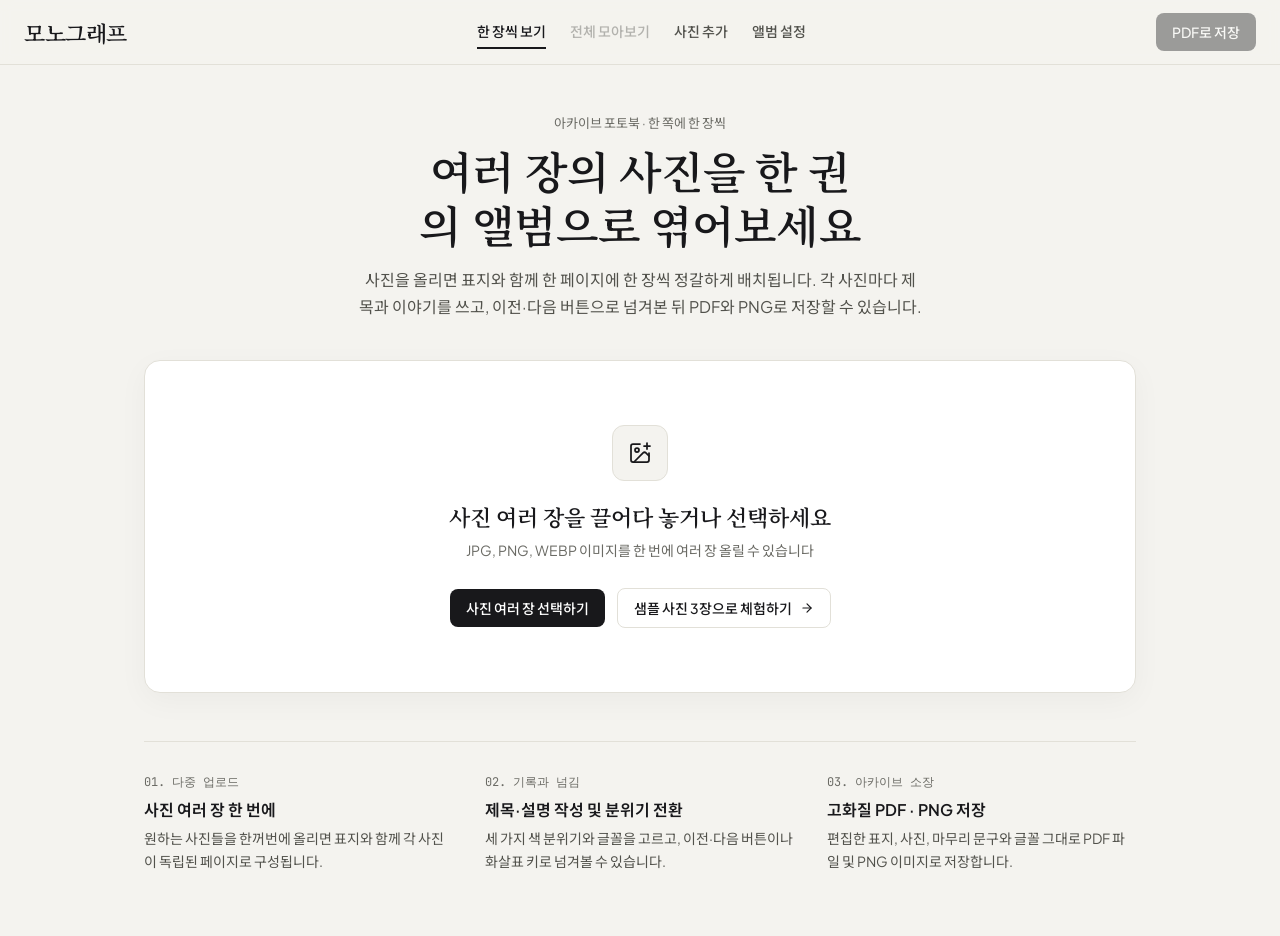
<file: index.html>
<!doctype html>
<html lang="ko">
  <head>
    <meta charset="UTF-8" />
    <meta name="viewport" content="width=device-width, initial-scale=1.0" />
    <title>모노그래프 앨범 — 한 장씩 담는 포토북 &amp; PDF 스튜디오</title>
    <meta
      name="description"
      content="사진 여러 장을 한 쪽에 한 장씩 담아 제목과 설명을 기록하고, PDF와 PNG로 저장할 수 있는 포토 앨범 앱입니다."
    />
    <meta property="og:title" content="모노그래프 앨범" />
    <meta
      property="og:description"
      content="사진 여러 장을 한 쪽에 한 장씩 담아 제목과 설명을 기록하고, PDF와 PNG로 저장할 수 있는 포토 앨범 앱입니다."
    />
    <meta property="og:type" content="website" />
    <meta name="twitter:card" content="summary_large_image" />
    <link rel="preconnect" href="https://fonts.googleapis.com" />
    <link rel="preconnect" href="https://fonts.gstatic.com" crossorigin />
    <link
      href="https://fonts.googleapis.com/css2?family=JetBrains+Mono:wght@400;500&family=Nanum+Pen+Script&family=Noto+Sans+KR:wght@400;500;600;700&family=Noto+Serif+KR:wght@400;600;700&family=Playfair+Display:wght@400;600;700&family=Plus+Jakarta+Sans:wght@400;500;600;700&display=swap"
      rel="stylesheet"
    />
    <style>
      :root {
        --font-sans: "Plus Jakarta Sans", "Noto Sans KR", "Apple SD Gothic Neo", "Malgun Gothic", sans-serif;
        --font-serif: "Playfair Display", "Noto Serif KR", "Nanum Myeongjo", Batang, Georgia, serif;
        --font-handwriting: "Nanum Pen Script", "Noto Sans KR", cursive;
        --font-mono: "JetBrains Mono", ui-monospace, SFMono-Regular, monospace;

        --bg-desk: #f4f3ef;
        --bg-surface: #ffffff;
        --bg-subtle: #faf9f6;
        --ink-primary: #18181b;
        --ink-secondary: #52524c;
        --ink-muted: #6b6b65;
        --border-hairline: #e2e0d8;
        --accent: #2563eb;
      }

      *,
      *::before,
      *::after {
        box-sizing: border-box;
      }

      html,
      body {
        margin: 0;
        padding: 0;
        font-family: var(--font-sans);
        background-color: var(--bg-desk);
        color: var(--ink-primary);
        -webkit-font-smoothing: antialiased;
      }

      button,
      input,
      textarea,
      select {
        font-family: inherit;
      }

      button {
        cursor: pointer;
      }

      button:disabled {
        cursor: not-allowed;
        opacity: 0.4;
      }

      button:focus-visible,
      input:focus-visible,
      textarea:focus-visible,
      select:focus-visible {
        outline: 2px solid var(--accent);
        outline-offset: 2px;
      }

      .sr-only {
        position: absolute;
        width: 1px;
        height: 1px;
        padding: 0;
        margin: -1px;
        overflow: hidden;
        clip: rect(0, 0, 0, 0);
        white-space: nowrap;
        border: 0;
      }

      .tabular-nums {
        font-variant-numeric: tabular-nums;
      }

      .app-shell {
        min-height: 100vh;
        display: flex;
        flex-direction: column;
      }

      /* Top Bar (3-zone contract) */
      .topbar {
        position: sticky;
        top: 0;
        z-index: 30;
        background: rgba(244, 243, 239, 0.94);
        backdrop-filter: blur(6px);
        border-bottom: 1px solid var(--border-hairline);
      }

      .topbar-inner {
        max-width: 1360px;
        margin: 0 auto;
        padding: 0 24px;
        height: 64px;
        display: flex;
        align-items: center;
        justify-content: space-between;
        gap: 24px;
      }

      .brand-btn {
        background: none;
        border: none;
        padding: 0;
        font-family: var(--font-serif);
        font-size: 22px;
        font-weight: 600;
        letter-spacing: -0.02em;
        color: var(--ink-primary);
        white-space: nowrap;
        flex-shrink: 0;
      }

      .nav-links {
        display: flex;
        align-items: center;
        gap: 24px;
        overflow-x: auto;
        scrollbar-width: none;
      }

      .nav-links::-webkit-scrollbar {
        display: none;
      }

      .nav-link {
        background: none;
        border: none;
        border-bottom: 2px solid transparent;
        padding: 6px 0;
        font-size: 14px;
        font-weight: 500;
        color: var(--ink-secondary);
        white-space: nowrap;
        flex-shrink: 0;
        transition: color 0.15s ease, border-color 0.15s ease;
      }

      .nav-link:hover:not(:disabled) {
        color: var(--ink-primary);
      }

      .nav-link.active {
        color: var(--ink-primary);
        border-bottom-color: var(--ink-primary);
      }

      .btn-primary {
        background: var(--ink-primary);
        color: #ffffff;
        border: none;
        border-radius: 8px;
        padding: 9px 16px;
        font-size: 14px;
        font-weight: 500;
        white-space: nowrap;
        flex-shrink: 0;
        transition: background-color 0.15s ease;
        display: inline-flex;
        align-items: center;
        justify-content: center;
        gap: 8px;
      }

      .btn-primary:hover:not(:disabled) {
        background: var(--accent);
      }

      .btn-secondary {
        background: #ffffff;
        color: var(--ink-primary);
        border: 1px solid var(--border-hairline);
        border-radius: 8px;
        padding: 9px 16px;
        font-size: 14px;
        font-weight: 500;
        white-space: nowrap;
        flex-shrink: 0;
        transition: border-color 0.15s ease, background-color 0.15s ease;
        display: inline-flex;
        align-items: center;
        justify-content: center;
        gap: 8px;
      }

      .btn-secondary:hover:not(:disabled) {
        border-color: var(--ink-primary);
        background: var(--bg-subtle);
      }

      .btn-ghost {
        background: transparent;
        color: var(--ink-secondary);
        border: 1px solid transparent;
        border-radius: 6px;
        padding: 6px 10px;
        font-size: 12px;
        font-weight: 500;
        white-space: nowrap;
        display: inline-flex;
        align-items: center;
        gap: 5px;
        transition: background-color 0.15s ease, color 0.15s ease;
      }

      .btn-ghost:hover:not(:disabled) {
        background: rgba(255, 255, 255, 0.85);
        color: var(--ink-primary);
      }

      .btn-ghost.danger:hover:not(:disabled) {
        color: #dc2626;
      }

      .main-content {
        flex: 1;
      }

      /* Upload Stage */
      .upload-wrap {
        max-width: 1040px;
        margin: 0 auto;
        padding: 48px 24px 64px;
      }

      .upload-hero {
        text-align: center;
        max-width: 660px;
        margin: 0 auto 40px;
      }

      .upload-kicker {
        font-size: 13px;
        color: var(--ink-muted);
        margin: 0 0 12px;
      }

      .upload-title {
        font-family: var(--font-serif);
        font-size: clamp(28px, 4vw, 44px);
        font-weight: 600;
        line-height: 1.22;
        letter-spacing: -0.02em;
        margin: 0 0 16px;
        text-wrap: balance;
      }

      .upload-desc {
        font-size: 16px;
        line-height: 1.65;
        color: var(--ink-secondary);
        margin: 0;
        text-wrap: balance;
      }

      .dropzone {
        background: #ffffff;
        border: 1px solid var(--border-hairline);
        border-radius: 16px;
        padding: 64px 24px;
        text-align: center;
        box-shadow: 0 8px 30px rgba(24, 24, 27, 0.04);
        transition: border-color 0.2s ease, box-shadow 0.2s ease;
      }

      .dropzone.dragging {
        border-color: var(--accent);
        box-shadow: 0 0 0 4px rgba(37, 99, 235, 0.12);
      }

      .dropzone-icon {
        width: 56px;
        height: 56px;
        border-radius: 12px;
        background: var(--bg-desk);
        border: 1px solid var(--border-hairline);
        margin: 0 auto 20px;
        display: flex;
        align-items: center;
        justify-content: center;
      }

      .dropzone-title {
        font-family: var(--font-serif);
        font-size: 22px;
        font-weight: 600;
        margin: 0 0 8px;
      }

      .dropzone-sub {
        font-size: 14px;
        color: var(--ink-muted);
        margin: 0 0 28px;
      }

      .dropzone-actions {
        display: flex;
        flex-wrap: wrap;
        align-items: center;
        justify-content: center;
        gap: 12px;
      }

      .steps-row {
        margin-top: 48px;
        padding-top: 32px;
        border-top: 1px solid var(--border-hairline);
        display: grid;
        grid-template-columns: repeat(3, 1fr);
        gap: 32px;
      }

      .step-num {
        font-family: var(--font-mono);
        font-size: 12px;
        color: var(--ink-muted);
        margin: 0 0 6px;
      }

      .step-title {
        font-size: 16px;
        font-weight: 600;
        margin: 0 0 6px;
      }

      .step-desc {
        font-size: 14px;
        line-height: 1.6;
        color: var(--ink-secondary);
        margin: 0;
      }

      /* Viewer Workspace */
      .viewer-wrap {
        max-width: 1360px;
        margin: 0 auto;
        padding: 24px 24px 48px;
      }

      .controls-header {
        max-width: 1040px;
        margin: 0 auto 16px;
        display: flex;
        flex-direction: column;
        gap: 12px;
      }

      .style-bar {
        display: flex;
        flex-wrap: wrap;
        align-items: center;
        justify-content: space-between;
        gap: 12px;
        padding-bottom: 12px;
        border-bottom: 1px solid var(--border-hairline);
      }

      .style-group {
        display: flex;
        flex-wrap: wrap;
        align-items: center;
        gap: 8px;
      }

      .style-label {
        font-size: 12px;
        font-weight: 600;
        color: var(--ink-secondary);
        margin-right: 4px;
      }

      .choice-btn {
        display: inline-flex;
        align-items: center;
        gap: 7px;
        padding: 6px 12px;
        font-size: 12px;
        font-weight: 500;
        border-radius: 8px;
        border: 1px solid var(--border-hairline);
        background: #ffffff;
        color: var(--ink-primary);
        white-space: nowrap;
        transition: all 0.15s ease;
      }

      .choice-btn:hover {
        border-color: var(--ink-primary);
      }

      .choice-btn.active {
        background: var(--ink-primary);
        color: #ffffff;
        border-color: var(--ink-primary);
      }

      .swatch-dot {
        width: 12px;
        height: 12px;
        border-radius: 999px;
        border: 1px solid rgba(0, 0, 0, 0.2);
        flex-shrink: 0;
      }

      .utility-bar {
        display: flex;
        flex-wrap: wrap;
        align-items: center;
        justify-content: space-between;
        gap: 12px;
      }

      .utility-meta {
        display: flex;
        align-items: center;
        gap: 8px;
        font-size: 13px;
        color: var(--ink-muted);
        min-width: 0;
      }

      .utility-meta-strong {
        font-family: var(--font-mono);
        font-weight: 500;
        color: var(--ink-primary);
        white-space: nowrap;
      }

      .utility-actions {
        display: flex;
        flex-wrap: wrap;
        align-items: center;
        gap: 6px;
      }

      .select-compact {
        padding: 5px 10px;
        font-size: 12px;
        border-radius: 6px;
        border: 1px solid var(--border-hairline);
        background: #ffffff;
        color: var(--ink-primary);
        max-width: 180px;
      }

      /* Spread & Archival Sheet */
      .spread-stage {
        display: flex;
        align-items: center;
        justify-content: center;
        gap: 20px;
      }

      .flank-btn {
        width: 56px;
        height: 96px;
        border-radius: 12px;
        border: 1px solid var(--border-hairline);
        background: rgba(255, 255, 255, 0.88);
        color: var(--ink-primary);
        display: flex;
        flex-direction: column;
        align-items: center;
        justify-content: center;
        gap: 4px;
        font-size: 12px;
        font-weight: 500;
        flex-shrink: 0;
        transition: all 0.15s ease;
      }

      .flank-btn:hover:not(:disabled) {
        background: #ffffff;
        border-color: var(--ink-primary);
      }

      .sheet-container {
        width: 100%;
        transition: max-width 0.2s ease;
      }

      .sheet-container.landscape {
        max-width: 960px;
      }

      .sheet-container.portrait {
        max-width: 600px;
      }

      .album-sheet {
        border: 1px solid var(--border-hairline);
        box-shadow: 0 14px 44px rgba(24, 24, 27, 0.1);
        display: flex;
        flex-direction: column;
        justify-content: space-between;
        transition: background-color 0.2s ease, border-color 0.2s ease, color 0.2s ease;
      }

      .album-sheet.landscape {
        aspect-ratio: 297 / 210;
        min-height: 460px;
        padding: 36px 44px;
      }

      .album-sheet.portrait {
        aspect-ratio: 210 / 297;
        min-height: 580px;
        padding: 34px 36px;
      }

      .sheet-input,
      .sheet-textarea {
        width: 100%;
        background: transparent;
        border: none;
        border-bottom: 1px solid transparent;
        padding: 4px 2px;
        resize: none;
        transition: border-color 0.15s ease;
      }

      .sheet-input:hover,
      .sheet-textarea:hover {
        border-bottom-color: rgba(128, 128, 128, 0.25);
      }

      .sheet-input:focus,
      .sheet-textarea:focus {
        outline: none;
        border-bottom-color: var(--accent);
      }

      .sheet-input::placeholder,
      .sheet-textarea::placeholder {
        color: var(--sheet-placeholder, #b5b3aa);
      }

      .cover-outer-frame {
        flex: 1;
        border: 1px solid;
        padding: 8px;
        display: flex;
        flex-direction: column;
        min-height: 0;
      }

      .cover-inner-frame {
        flex: 1;
        border: 1px solid;
        padding: 28px 36px;
        display: flex;
        flex-direction: column;
        justify-content: space-between;
        gap: 16px;
        min-height: 0;
      }

      .cover-grid-landscape {
        flex: 1;
        display: grid;
        grid-template-columns: 1fr 1fr;
        gap: 32px;
        align-items: center;
        min-height: 0;
      }

      .cover-stack-portrait {
        flex: 1;
        display: flex;
        flex-direction: column;
        justify-content: space-between;
        gap: 20px;
        min-height: 0;
      }

      .photo-mat {
        border: 1px solid;
        padding: 12px;
        display: flex;
        align-items: center;
        justify-content: center;
        overflow: hidden;
        min-height: 0;
        transition: background-color 0.2s ease, border-color 0.2s ease;
      }

      .photo-mat img,
      .minimal-photo-box img {
        max-width: 100%;
        max-height: 100%;
        object-fit: contain;
        display: block;
      }

      .sheet-footer {
        margin-top: 14px;
        padding-top: 10px;
        border-top: 1px solid;
        display: flex;
        align-items: center;
        justify-content: space-between;
        font-size: 12px;
      }

      /* Bottom Pagination & Filmstrip */
      .pagination-bar {
        max-width: 960px;
        margin: 24px auto 0;
        display: flex;
        align-items: center;
        justify-content: space-between;
        gap: 16px;
      }

      .filmstrip {
        max-width: 960px;
        margin: 24px auto 0;
        padding-top: 20px;
        border-top: 1px solid var(--border-hairline);
        display: flex;
        align-items: center;
        gap: 12px;
        overflow-x: auto;
        padding-bottom: 8px;
        scrollbar-width: none;
      }

      .filmstrip::-webkit-scrollbar {
        display: none;
      }

      .thumb-card {
        flex-shrink: 0;
        width: 92px;
        padding: 6px;
        border-radius: 8px;
        border: 1px solid var(--border-hairline);
        background: rgba(255, 255, 255, 0.7);
        display: flex;
        flex-direction: column;
        gap: 5px;
        text-align: left;
      }

      .thumb-card.active {
        background: #ffffff;
        border: 2px solid var(--ink-primary);
      }

      .thumb-preview {
        width: 100%;
        height: 54px;
        border-radius: 4px;
        overflow: hidden;
        display: flex;
        align-items: center;
        justify-content: center;
        background: var(--bg-desk);
      }

      .thumb-preview img {
        width: 100%;
        height: 100%;
        object-fit: cover;
      }

      .thumb-meta {
        display: flex;
        align-items: center;
        justify-content: space-between;
        gap: 4px;
        font-size: 11px;
        width: 100%;
      }

      .thumb-title {
        color: var(--ink-secondary);
        white-space: nowrap;
        overflow: hidden;
        text-overflow: ellipsis;
      }

      .thumb-add {
        flex-shrink: 0;
        width: 92px;
        height: 82px;
        border-radius: 8px;
        border: 1px dashed #c9c7be;
        background: rgba(255, 255, 255, 0.45);
        display: flex;
        flex-direction: column;
        align-items: center;
        justify-content: center;
        gap: 4px;
        font-size: 12px;
        font-weight: 500;
        color: var(--ink-secondary);
        cursor: pointer;
      }

      .thumb-add:hover {
        background: #ffffff;
        border-color: var(--ink-primary);
        color: var(--ink-primary);
      }

      /* Contact Sheet Grid */
      .grid-wrap {
        max-width: 1280px;
        margin: 0 auto;
        padding: 32px 24px 56px;
      }

      .grid-header {
        display: flex;
        flex-wrap: wrap;
        align-items: flex-end;
        justify-content: space-between;
        gap: 16px;
        padding-bottom: 20px;
        margin-bottom: 28px;
        border-bottom: 1px solid var(--border-hairline);
      }

      .photo-grid {
        display: grid;
        grid-template-columns: repeat(3, 1fr);
        gap: 24px;
      }

      .grid-card {
        background: #ffffff;
        border: 1px solid var(--border-hairline);
        border-radius: 12px;
        overflow: hidden;
        display: flex;
        flex-direction: column;
      }

      .grid-card.active {
        border-color: var(--ink-primary);
        box-shadow: 0 6px 20px rgba(24, 24, 27, 0.08);
      }

      .grid-card-img-btn {
        aspect-ratio: 4 / 3;
        width: 100%;
        background: var(--bg-subtle);
        border: none;
        border-bottom: 1px solid #efece6;
        padding: 8px;
        display: flex;
        align-items: center;
        justify-content: center;
      }

      .grid-card-img-btn img {
        max-width: 100%;
        max-height: 100%;
        object-fit: contain;
      }

      .grid-card-body {
        padding: 16px;
        display: flex;
        flex-direction: column;
        gap: 8px;
        flex: 1;
        justify-content: space-between;
      }

      /* Drawers & Modals */
      .backdrop {
        position: fixed;
        inset: 0;
        z-index: 50;
        background: rgba(24, 24, 27, 0.36);
        backdrop-filter: blur(2px);
        display: flex;
      }

      .backdrop.drawer-mode {
        justify-content: flex-end;
      }

      .backdrop.modal-mode {
        align-items: center;
        justify-content: center;
        padding: 16px;
      }

      .drawer-panel {
        width: 100%;
        max-width: 420px;
        height: 100%;
        background: #ffffff;
        border-left: 1px solid var(--border-hairline);
        display: flex;
        flex-direction: column;
        box-shadow: -8px 0 32px rgba(0, 0, 0, 0.12);
      }

      .modal-panel {
        width: 100%;
        max-width: 460px;
        background: #ffffff;
        border-radius: 16px;
        border: 1px solid var(--border-hairline);
        overflow: hidden;
        box-shadow: 0 20px 50px rgba(0, 0, 0, 0.18);
      }

      .panel-header {
        padding: 18px 24px;
        border-bottom: 1px solid var(--border-hairline);
        display: flex;
        align-items: center;
        justify-content: space-between;
      }

      .panel-title {
        font-family: var(--font-serif);
        font-size: 20px;
        font-weight: 600;
        margin: 0;
      }

      .panel-body {
        padding: 22px 24px;
        overflow-y: auto;
        flex: 1;
        display: flex;
        flex-direction: column;
        gap: 22px;
      }

      .panel-footer {
        padding: 16px 24px;
        background: var(--bg-subtle);
        border-top: 1px solid var(--border-hairline);
        display: flex;
        align-items: center;
        justify-content: space-between;
        gap: 10px;
      }

      .field-label {
        display: block;
        font-size: 12px;
        font-weight: 500;
        color: var(--ink-secondary);
        margin-bottom: 6px;
      }

      .field-input {
        width: 100%;
        padding: 10px 12px;
        font-size: 14px;
        background: var(--bg-subtle);
        border: 1px solid var(--border-hairline);
        border-radius: 8px;
        color: var(--ink-primary);
      }

      .field-input:focus {
        outline: none;
        border-color: var(--accent);
      }

      .segmented {
        display: grid;
        grid-template-columns: 1fr 1fr;
        gap: 6px;
        padding: 4px;
        background: var(--bg-desk);
        border-radius: 8px;
      }

      .seg-btn {
        border: none;
        background: transparent;
        padding: 8px;
        border-radius: 6px;
        font-size: 12px;
        font-weight: 500;
        color: var(--ink-secondary);
      }

      .seg-btn.active {
        background: #ffffff;
        color: var(--ink-primary);
        box-shadow: 0 1px 3px rgba(0, 0, 0, 0.08);
      }

      .progress-track {
        width: 100%;
        height: 8px;
        background: #efece6;
        border-radius: 999px;
        overflow: hidden;
      }

      .progress-fill {
        height: 100%;
        background: var(--accent);
        transition: width 0.15s ease;
      }

      .toast {
        position: fixed;
        bottom: 24px;
        left: 50%;
        transform: translateX(-50%);
        z-index: 60;
        background: var(--ink-primary);
        color: #ffffff;
        padding: 10px 18px;
        border-radius: 8px;
        font-size: 14px;
        box-shadow: 0 10px 30px rgba(0, 0, 0, 0.2);
      }

      @media (max-width: 1024px) {
        .flank-btn {
          display: none;
        }
        .photo-grid {
          grid-template-columns: repeat(2, 1fr);
        }
      }

      @media (max-width: 720px) {
        .topbar-inner {
          padding: 0 16px;
          gap: 12px;
        }
        .nav-links {
          gap: 14px;
        }
        .steps-row {
          grid-template-columns: 1fr;
          gap: 20px;
        }
        .photo-grid {
          grid-template-columns: 1fr;
        }
        .album-sheet.landscape {
          aspect-ratio: auto;
          padding: 24px 20px;
        }
        .album-sheet.portrait {
          aspect-ratio: auto;
          padding: 24px 20px;
        }
        .cover-grid-landscape {
          grid-template-columns: 1fr;
        }
      }
    </style>
  </head>
  <body>
    <div id="app" class="app-shell"></div>

    <script>
      (function () {
        'use strict';

        /* =========================================================
           1. THEMES, FONTS & CONSTANTS
        ========================================================= */
        const THEMES = {
          white: {
            id: 'white',
            label: '흰색(깔끔)',
            swatchHex: '#FFFFFF',
            pageBg: '#FFFFFF',
            matBg: '#FAF9F6',
            border: '#E2E0D8',
            innerBorder: '#ECEAE3',
            divider: '#D6D5CE',
            strongDivider: '#18181B',
            textPrimary: '#18181B',
            textSecondary: '#52524C',
            textMuted: '#71706A',
            placeholder: '#B5B3AA',
          },
          beige: {
            id: 'beige',
            label: '베이지(따뜻한 종이)',
            swatchHex: '#F6EFE2',
            pageBg: '#F6EFE2',
            matBg: '#EDE4D3',
            border: '#DFD3BF',
            innerBorder: '#E5DAC7',
            divider: '#D2C5AF',
            strongDivider: '#3D332B',
            textPrimary: '#29221C',
            textSecondary: '#5C5046',
            textMuted: '#786B5E',
            placeholder: '#A89B8C',
          },
          navy: {
            id: 'navy',
            label: '네이비(차분함)',
            swatchHex: '#142136',
            pageBg: '#142136',
            matBg: '#1B2B45',
            border: '#2A3C59',
            innerBorder: '#243550',
            divider: '#33486B',
            strongDivider: '#D8E0EB',
            textPrimary: '#F5F6F8',
            textSecondary: '#CBD4E1',
            textMuted: '#96A5BC',
            placeholder: '#70829E',
          },
        };

        const FONTS = {
          gothic: {
            id: 'gothic',
            label: '고딕',
            fontFamily: '"Plus Jakarta Sans", "Noto Sans KR", "Apple SD Gothic Neo", sans-serif',
            canvasScale: 1,
            titleWeight: '700',
          },
          serif: {
            id: 'serif',
            label: '명조',
            fontFamily: '"Playfair Display", "Noto Serif KR", "Nanum Myeongjo", Georgia, serif',
            canvasScale: 1,
            titleWeight: '700',
          },
          handwriting: {
            id: 'handwriting',
            label: '손글씨',
            fontFamily: '"Nanum Pen Script", "Noto Sans KR", cursive',
            canvasScale: 1.24,
            titleWeight: '400',
          },
        };

        const LAYOUT_OPTIONS = [
          {
            value: 'classic',
            label: '클래식 프레임',
            desc: '사진을 중앙에 두고 아래에 제목과 설명을 정갈하게 배치합니다.',
          },
          {
            value: 'editorial',
            label: '에디토리얼 분할',
            desc: '가로형에서는 사진과 글이 좌우로 나뉘어 화보처럼 보입니다.',
          },
          {
            value: 'minimal',
            label: '미니멀 풀프레임',
            desc: '사진 크기를 가장 크게 강조하고 하단에 간결한 캡션을 둡니다.',
          },
        ];

        function todayFormatted() {
          const d = new Date();
          return (
            d.getFullYear() +
            '. ' +
            String(d.getMonth() + 1).padStart(2, '0') +
            '. ' +
            String(d.getDate()).padStart(2, '0')
          );
        }

        /* =========================================================
           2. APPLICATION STATE
        ========================================================= */
        const state = {
          pages: [],
          currentSlotIndex: 0,
          activeView: 'viewer', // 'viewer' | 'grid'
          isSettingsOpen: false,
          isExportOpen: false,
          isProcessingFiles: false,
          isSavingPng: false,
          exportState: {
            active: false,
            format: 'pdf',
            current: 0,
            total: 0,
            doneFormat: null,
            error: null,
          },
          notice: null,
          settings: {
            albumTitle: '나의 사진 앨범',
            subtitle: '',
            authorName: '',
            albumDate: todayFormatted(),
            coverPhotoId: null,
            includeCover: true,
            includeClosing: true,
            closingMessage: '',
            mood: 'white',
            fontStyle: 'serif',
            orientation: 'landscape',
            layoutStyle: 'classic',
            showPageNumbers: true,
          },
        };

        let noticeTimer = null;
        function showNotice(msg) {
          state.notice = msg;
          renderNotice();
          if (noticeTimer) clearTimeout(noticeTimer);
          noticeTimer = setTimeout(() => {
            state.notice = null;
            renderNotice();
          }, 3500);
        }

        /* =========================================================
           3. PROCEDURAL OFFLINE SAMPLE PHOTOGRAPHS (NO EXTERNAL URLS)
        ========================================================= */
        function createSampleArtwork(kind) {
          const c = document.createElement('canvas');
          c.width = 1200;
          c.height = 900;
          const ctx = c.getContext('2d');

          if (kind === 'cafe') {
            const sky = ctx.createLinearGradient(0, 0, 1200, 900);
            sky.addColorStop(0, '#EFE6D5');
            sky.addColorStop(0.55, '#DFCBB2');
            sky.addColorStop(1, '#B69574');
            ctx.fillStyle = sky;
            ctx.fillRect(0, 0, 1200, 900);

            // Sunlit window pane shadows
            ctx.fillStyle = 'rgba(255, 250, 240, 0.45)';
            ctx.beginPath();
            ctx.moveTo(140, 0);
            ctx.lineTo(540, 0);
            ctx.lineTo(940, 900);
            ctx.lineTo(360, 900);
            ctx.closePath();
            ctx.fill();

            // Window frame
            ctx.strokeStyle = '#6B4F3A';
            ctx.lineWidth = 22;
            ctx.strokeRect(120, 80, 420, 560);
            ctx.lineWidth = 10;
            ctx.beginPath();
            ctx.moveTo(330, 80);
            ctx.lineTo(330, 640);
            ctx.moveTo(120, 350);
            ctx.lineTo(540, 350);
            ctx.stroke();

            // Oak table
            ctx.fillStyle = '#8B6242';
            ctx.fillRect(0, 620, 1200, 280);
            ctx.fillStyle = 'rgba(255,244,224,0.22)';
            ctx.fillRect(420, 620, 480, 280);

            // Ceramic cup
            ctx.fillStyle = '#F7F2E9';
            ctx.beginPath();
            ctx.roundRect(650, 540, 120, 110, [8, 8, 36, 36]);
            ctx.fill();
            ctx.strokeStyle = '#D6C9B8';
            ctx.lineWidth = 4;
            ctx.stroke();
            ctx.beginPath();
            ctx.arc(770, 590, 24, -Math.PI / 2, Math.PI / 2);
            ctx.lineWidth = 10;
            ctx.strokeStyle = '#F7F2E9';
            ctx.stroke();
            ctx.fillStyle = '#6F4E37';
            ctx.beginPath();
            ctx.ellipse(710, 546, 52, 12, 0, 0, Math.PI * 2);
            ctx.fill();

            // Notebook
            ctx.fillStyle = '#FAF6EE';
            ctx.fillRect(830, 650, 210, 140);
            ctx.strokeStyle = '#C9BFA9';
            ctx.lineWidth = 3;
            ctx.strokeRect(830, 650, 210, 140);
          } else if (kind === 'coast') {
            const bg = ctx.createLinearGradient(0, 0, 0, 900);
            bg.addColorStop(0, '#CBD5DF');
            bg.addColorStop(0.52, '#DCE3EA');
            bg.addColorStop(0.55, '#9AAAB8');
            bg.addColorStop(1, '#5D6E7E');
            ctx.fillStyle = bg;
            ctx.fillRect(0, 0, 1200, 900);

            // Misty sun glow
            const glow = ctx.createRadialGradient(780, 390, 20, 780, 390, 340);
            glow.addColorStop(0, 'rgba(255, 248, 236, 0.8)');
            glow.addColorStop(1, 'rgba(255, 248, 236, 0)');
            ctx.fillStyle = glow;
            ctx.fillRect(0, 0, 1200, 900);

            // Water ripples
            ctx.strokeStyle = 'rgba(255,255,255,0.22)';
            ctx.lineWidth = 2;
            for (let i = 0; i < 18; i++) {
              const y = 520 + i * 21;
              ctx.beginPath();
              ctx.moveTo(180 + (i % 3) * 80, y);
              ctx.lineTo(1060 - (i % 2) * 120, y);
              ctx.stroke();
            }

            // Perspective wooden pier
            ctx.fillStyle = '#3B4148';
            ctx.beginPath();
            ctx.moveTo(200, 900);
            ctx.lineTo(540, 495);
            ctx.lineTo(575, 495);
            ctx.lineTo(480, 900);
            ctx.closePath();
            ctx.fill();

            // Pier posts
            ctx.fillStyle = '#2A2F35';
            for (let i = 0; i < 7; i++) {
              const t = i / 6;
              const x = 250 + t * 290;
              const y = 780 - t * 290;
              const h = 150 - t * 115;
              const w = 22 - t * 14;
              ctx.fillRect(x, y - h, w, h);
            }
          } else {
            // Botanical conservatory
            const bg = ctx.createLinearGradient(0, 0, 1200, 900);
            bg.addColorStop(0, '#E9EFE5');
            bg.addColorStop(0.55, '#D2DFCC');
            bg.addColorStop(1, '#9EB59B');
            ctx.fillStyle = bg;
            ctx.fillRect(0, 0, 1200, 900);

            // Glasshouse arches
            ctx.strokeStyle = 'rgba(72, 88, 74, 0.35)';
            ctx.lineWidth = 8;
            for (let i = 0; i < 6; i++) {
              ctx.beginPath();
              ctx.arc(600, 520, 260 + i * 75, Math.PI, 0);
              ctx.stroke();
            }

            // Sunbeam diagonal
            ctx.fillStyle = 'rgba(255, 250, 220, 0.32)';
            ctx.beginPath();
            ctx.moveTo(500, 0);
            ctx.lineTo(950, 0);
            ctx.lineTo(420, 900);
            ctx.lineTo(80, 900);
            ctx.closePath();
            ctx.fill();

            // Lush leaf silhouettes
            const leaves = [
              { x: 240, y: 680, r: 220, a: -0.5, c: '#2F4D37' },
              { x: 420, y: 740, r: 190, a: -0.2, c: '#3C6245' },
              { x: 960, y: 660, r: 240, a: 0.45, c: '#294430' },
              { x: 780, y: 760, r: 170, a: 0.25, c: '#487150' },
              { x: 600, y: 830, r: 150, a: 0, c: '#35583D' },
            ];
            leaves.forEach((lf) => {
              ctx.save();
              ctx.translate(lf.x, lf.y);
              ctx.rotate(lf.a);
              ctx.fillStyle = lf.c;
              ctx.beginPath();
              ctx.ellipse(0, -lf.r * 0.6, lf.r * 0.32, lf.r * 0.85, 0, 0, Math.PI * 2);
              ctx.fill();
              ctx.restore();
            });
          }

          return c.toDataURL('image/jpeg', 0.92);
        }

        /* =========================================================
           4. SLOTS & FILE PARSING
        ========================================================= */
        function getSlots() {
          const list = [];
          if (state.settings.includeCover) {
            list.push({ kind: 'cover' });
          }
          state.pages.forEach((page, idx) => {
            list.push({ kind: 'photo', photoIndex: idx, page });
          });
          if (state.settings.includeClosing) {
            list.push({ kind: 'closing' });
          }
          return list;
        }

        function getCoverOffset() {
          return state.settings.includeCover ? 1 : 0;
        }

        function loadImageElement(src) {
          return new Promise((resolve, reject) => {
            const img = new Image();
            if (src.startsWith('http://') || src.startsWith('https://')) {
              img.crossOrigin = 'anonymous';
            }
            img.onload = () => resolve(img);
            img.onerror = () => reject(new Error('이미지를 불러올 수 없습니다.'));
            img.src = src;
          });
        }

        async function addFilesToAlbum(fileList) {
          const files = Array.from(fileList || []).filter(
            (f) =>
              f.type.startsWith('image/') ||
              /\.(jpe?g|png|webp|gif|avif|bmp|svg)$/i.test(f.name)
          );
          if (files.length === 0) {
            showNotice('이미지 파일(JPG, PNG, WEBP 등)만 앨범에 추가할 수 있습니다.');
            return;
          }

          state.isProcessingFiles = true;
          render();

          try {
            const parsed = await Promise.all(
              files.map(async (file) => {
                const url = URL.createObjectURL(file);
                let ratio = 4 / 3;
                try {
                  const img = await loadImageElement(url);
                  if (img.naturalWidth && img.naturalHeight) {
                    ratio = img.naturalWidth / img.naturalHeight;
                  }
                } catch {}
                return {
                  id:
                    typeof crypto !== 'undefined' && crypto.randomUUID
                      ? crypto.randomUUID()
                      : 'p-' + Date.now() + '-' + Math.random().toString(36).slice(2, 8),
                  src: url,
                  fileName: file.name,
                  title: file.name.replace(/\.[^/.]+$/, '').replace(/[_-]+/g, ' ').trim(),
                  description: '',
                  aspectRatio: ratio,
                  isObjectUrl: true,
                };
              })
            );

            const prevLen = state.pages.length;
            state.pages = state.pages.concat(parsed);
            state.currentSlotIndex = prevLen === 0 ? 0 : getCoverOffset() + prevLen;
            state.activeView = 'viewer';
          } finally {
            state.isProcessingFiles = false;
            render();
          }
        }

        function loadSampleAlbum() {
          state.pages.forEach((p) => {
            if (p.isObjectUrl) URL.revokeObjectURL(p.src);
          });
          state.pages = [
            {
              id: 'sample-1',
              src: createSampleArtwork('cafe'),
              fileName: 'morning-cafe.jpg',
              title: '창가의 첫 커피',
              description:
                '리넨 커튼 사이로 아침 햇살이 길게 들어오던 작은 카페의 구석 자리. 따뜻한 머그잔과 펼쳐둔 스케치북 위로 고요한 하루가 천천히 시작되었다.',
              aspectRatio: 4 / 3,
              isObjectUrl: false,
            },
            {
              id: 'sample-2',
              src: createSampleArtwork('coast'),
              fileName: 'coastal-walk.jpg',
              title: '안개 낀 부두 끝에서',
              description:
                '해 질 무렵 바닷바람이 잦아들자 수평선과 하늘의 경계가 은빛 안개 속으로 부드럽게 녹아내렸다. 물결 위로 번지는 잔잔한 파문을 한참 동안 바라보았다.',
              aspectRatio: 4 / 3,
              isObjectUrl: false,
            },
            {
              id: 'sample-3',
              src: createSampleArtwork('botanical'),
              fileName: 'botanical-shadow.jpg',
              title: '온실의 오후',
              description:
                '유리 천장을 통과한 늦은 오후의 빛이 짙은 초록 잎맥마다 투명하게 내려앉았다. 돌바닥에 새겨진 기하학적인 그림자를 따라 걸으며 계절의 온기를 남겼다.',
              aspectRatio: 4 / 3,
              isObjectUrl: false,
            },
          ];
          state.settings.albumTitle = '빛이 머문 오후의 기록';
          state.settings.subtitle = '천천히 걸으며 담아낸 세 장면';
          state.settings.authorName = '모노그래프';
          state.settings.albumDate = todayFormatted();
          state.settings.coverPhotoId = 'sample-1';
          state.settings.closingMessage =
            '잠시 멈춰 서서 바라본 빛과 그림자들이\n오래도록 따뜻한 기억으로 남기를 바랍니다.';
          state.currentSlotIndex = 0;
          state.activeView = 'viewer';
          render();
        }

        function deletePhoto(id) {
          const idx = state.pages.findIndex((p) => p.id === id);
          if (idx === -1) return;
          const target = state.pages[idx];
          if (target.isObjectUrl) URL.revokeObjectURL(target.src);

          state.pages.splice(idx, 1);
          if (state.settings.coverPhotoId === id) {
            state.settings.coverPhotoId = state.pages[0] ? state.pages[0].id : null;
          }

          const totalAfter = getSlots().length;
          const deletedSlot = getCoverOffset() + idx;
          if (state.pages.length === 0) {
            state.currentSlotIndex = 0;
            state.activeView = 'viewer';
          } else if (state.currentSlotIndex >= totalAfter) {
            state.currentSlotIndex = Math.max(0, totalAfter - 1);
          } else if (deletedSlot < state.currentSlotIndex) {
            state.currentSlotIndex = Math.max(0, state.currentSlotIndex - 1);
          }
          render();
        }

        function movePhoto(fromIndex, toIndex) {
          if (
            fromIndex < 0 ||
            toIndex < 0 ||
            fromIndex >= state.pages.length ||
            toIndex >= state.pages.length ||
            fromIndex === toIndex
          ) {
            return;
          }
          const [moved] = state.pages.splice(fromIndex, 1);
          state.pages.splice(toIndex, 0, moved);
          const offset = getCoverOffset();
          if (state.currentSlotIndex === offset + fromIndex) {
            state.currentSlotIndex = offset + toIndex;
          }
          render();
        }

        async function replacePhoto(id, file) {
          if (!file) return;
          const url = URL.createObjectURL(file);
          let ratio = 4 / 3;
          try {
            const img = await loadImageElement(url);
            if (img.naturalWidth && img.naturalHeight) {
              ratio = img.naturalWidth / img.naturalHeight;
            }
          } catch {}
          state.pages = state.pages.map((p) => {
            if (p.id !== id) return p;
            if (p.isObjectUrl) URL.revokeObjectURL(p.src);
            return {
              ...p,
              src: url,
              fileName: file.name,
              aspectRatio: ratio,
              isObjectUrl: true,
            };
          });
          render();
        }

        /* =========================================================
           5. CANVAS COMPOSITOR & ZERO-DEPENDENCY PDF / PNG EXPORT
        ========================================================= */
        async function ensureFontsReady(fontKey) {
          if (!document.fonts) return;
          try {
            if (fontKey === 'handwriting') {
              await document.fonts.load('400 32px "Nanum Pen Script"');
            } else if (fontKey === 'serif') {
              await document.fonts.load('700 40px "Noto Serif KR"');
              await document.fonts.load('400 26px "Noto Serif KR"');
            } else {
              await document.fonts.load('700 40px "Noto Sans KR"');
              await document.fonts.load('400 26px "Noto Sans KR"');
            }
          } catch {}
          await document.fonts.ready;
        }

        function wrapText(ctx, text, maxWidth, maxLines) {
          const normalized = (text || '').trim();
          if (!normalized) return [];
          const paragraphs = normalized.split(/\r?\n/);
          const lines = [];

          for (let p = 0; p < paragraphs.length; p++) {
            const para = paragraphs[p].trim();
            if (!para) {
              if (lines.length < maxLines) lines.push('');
              continue;
            }
            let current = '';
            const words = para.split(' ');
            for (let w = 0; w < words.length; w++) {
              const word = words[w];
              const cand = current ? current + ' ' + word : word;
              if (ctx.measureText(cand).width <= maxWidth) {
                current = cand;
              } else {
                if (current) {
                  lines.push(current);
                  if (lines.length >= maxLines) return lines;
                  current = '';
                }
                if (ctx.measureText(word).width > maxWidth) {
                  let chunk = '';
                  for (const ch of word) {
                    const nextChunk = chunk + ch;
                    if (ctx.measureText(nextChunk).width > maxWidth && chunk) {
                      lines.push(chunk);
                      if (lines.length >= maxLines) return lines;
                      chunk = ch;
                    } else {
                      chunk = nextChunk;
                    }
                  }
                  current = chunk;
                } else {
                  current = word;
                }
              }
            }
            if (current && lines.length < maxLines) lines.push(current);
            if (lines.length >= maxLines) break;
          }
          return lines;
        }

        function drawContainedImage(ctx, img, boxX, boxY, boxW, boxH, borderColor) {
          const imgRatio = img.naturalWidth / Math.max(1, img.naturalHeight);
          const boxRatio = boxW / Math.max(1, boxH);
          let drawW = boxW;
          let drawH = boxH;
          if (imgRatio > boxRatio) {
            drawH = boxW / imgRatio;
          } else {
            drawW = boxH * imgRatio;
          }
          const drawX = boxX + (boxW - drawW) / 2;
          const drawY = boxY + (boxH - drawH) / 2;

          ctx.save();
          ctx.imageSmoothingEnabled = true;
          ctx.imageSmoothingQuality = 'high';
          ctx.drawImage(img, drawX, drawY, drawW, drawH);
          if (borderColor) {
            ctx.strokeStyle = borderColor;
            ctx.lineWidth = 2;
            ctx.strokeRect(drawX, drawY, drawW, drawH);
          }
          ctx.restore();
        }

        async function renderCoverCanvas(width, height) {
          const canvas = document.createElement('canvas');
          canvas.width = width;
          canvas.height = height;
          const ctx = canvas.getContext('2d');
          const theme = THEMES[state.settings.mood];
          const font = FONTS[state.settings.fontStyle];
          const s = font.canvasScale;
          const isLandscape = state.settings.orientation === 'landscape';

          ctx.fillStyle = theme.pageBg;
          ctx.fillRect(0, 0, width, height);

          const outerInset = 82;
          const innerInset = 98;
          ctx.strokeStyle = theme.border;
          ctx.lineWidth = 2;
          ctx.strokeRect(outerInset, outerInset, width - outerInset * 2, height - outerInset * 2);
          ctx.strokeStyle = theme.innerBorder;
          ctx.lineWidth = 1.5;
          ctx.strokeRect(innerInset, innerInset, width - innerInset * 2, height - innerInset * 2);

          const coverPhoto =
            state.pages.find((p) => p.id === state.settings.coverPhotoId) || state.pages[0] || null;
          let coverImg = null;
          if (coverPhoto) {
            try {
              coverImg = await loadImageElement(coverPhoto.src);
            } catch {}
          }

          const titleText = state.settings.albumTitle.trim() || '나의 포토 앨범';
          const subText = state.settings.subtitle.trim();
          const authorText = state.settings.authorName.trim();
          const dateText = state.settings.albumDate.trim();
          const hasMeta = Boolean(authorText || dateText);

          const areaX = innerInset + 72;
          const areaY = innerInset + 72;
          const areaW = width - (innerInset + 72) * 2;
          const areaH = height - (innerInset + 72) * 2 - 48;

          if (isLandscape) {
            const photoW = coverImg ? areaW * 0.45 : 0;
            const gap = coverImg ? areaW * 0.055 : 0;
            const textX = coverImg ? areaX + photoW + gap : width / 2;
            const textW = coverImg ? areaW - photoW - gap : width * 0.72;
            const textAlign = coverImg ? 'left' : 'center';

            if (coverImg) {
              ctx.fillStyle = theme.matBg;
              ctx.fillRect(areaX, areaY, photoW, areaH);
              ctx.strokeStyle = theme.innerBorder;
              ctx.lineWidth = 2;
              ctx.strokeRect(areaX, areaY, photoW, areaH);
              drawContainedImage(ctx, coverImg, areaX + 28, areaY + 28, photoW - 56, areaH - 56, theme.border);
            }

            const titleSize = Math.round(78 * s);
            const titleLineH = Math.round(98 * Math.max(1, s * 0.94));
            const subSize = Math.round(32 * s);
            const subLineH = Math.round(46 * Math.max(1, s * 0.94));
            const metaSize = Math.round(32 * s);

            ctx.font = `${font.titleWeight} ${titleSize}px ${font.fontFamily}`;
            const titleLines = wrapText(ctx, titleText, textW, 3);
            ctx.font = `400 ${subSize}px ${font.fontFamily}`;
            const subLines = subText ? wrapText(ctx, subText, textW, 2) : [];

            const totalH =
              titleLines.length * titleLineH +
              (subLines.length > 0 ? 26 + subLines.length * subLineH : 0) +
              (hasMeta ? 88 + 40 : 0);

            let cursorY = areaY + Math.max(0, (areaH - totalH) / 2);
            ctx.textAlign = textAlign;
            ctx.textBaseline = 'top';
            ctx.fillStyle = theme.textPrimary;
            ctx.font = `${font.titleWeight} ${titleSize}px ${font.fontFamily}`;
            titleLines.forEach((line) => {
              ctx.fillText(line, textX, cursorY);
              cursorY += titleLineH;
            });

            if (subLines.length > 0) {
              cursorY += 26;
              ctx.fillStyle = theme.textSecondary;
              ctx.font = `400 ${subSize}px ${font.fontFamily}`;
              subLines.forEach((line) => {
                ctx.fillText(line, textX, cursorY);
                cursorY += subLineH;
              });
            }

            if (hasMeta) {
              cursorY += 48;
              ctx.strokeStyle = theme.strongDivider;
              ctx.lineWidth = 2.5;
              ctx.beginPath();
              if (textAlign === 'center') {
                ctx.moveTo(textX - 44, cursorY);
                ctx.lineTo(textX + 44, cursorY);
              } else {
                ctx.moveTo(textX, cursorY);
                ctx.lineTo(textX + 84, cursorY);
              }
              ctx.stroke();

              cursorY += 38;
              ctx.fillStyle = theme.textPrimary;
              ctx.font = `${font.id === 'handwriting' ? '400' : '600'} ${metaSize}px ${font.fontFamily}`;
              ctx.fillText([authorText, dateText].filter(Boolean).join('   ·   '), textX, cursorY);
            }
          } else {
            const centerX = width / 2;
            const textW = areaW * 0.92;
            let textStartY = areaY + 40;

            if (coverImg) {
              const photoH = areaH * 0.46;
              ctx.fillStyle = theme.matBg;
              ctx.fillRect(areaX, areaY, areaW, photoH);
              ctx.strokeStyle = theme.innerBorder;
              ctx.lineWidth = 2;
              ctx.strokeRect(areaX, areaY, areaW, photoH);
              drawContainedImage(ctx, coverImg, areaX + 28, areaY + 28, areaW - 56, photoH - 56, theme.border);
              textStartY = areaY + photoH + 64;
            }

            const titleSize = Math.round(74 * s);
            const titleLineH = Math.round(94 * Math.max(1, s * 0.94));
            const subSize = Math.round(32 * s);
            const subLineH = Math.round(46 * Math.max(1, s * 0.94));
            const metaSize = Math.round(32 * s);

            ctx.font = `${font.titleWeight} ${titleSize}px ${font.fontFamily}`;
            const titleLines = wrapText(ctx, titleText, textW, 3);
            ctx.font = `400 ${subSize}px ${font.fontFamily}`;
            const subLines = subText ? wrapText(ctx, subText, textW, 2) : [];

            const remainingH = areaY + areaH - textStartY;
            const totalH =
              titleLines.length * titleLineH +
              (subLines.length > 0 ? 24 + subLines.length * subLineH : 0) +
              (hasMeta ? 84 + 38 : 0);

            let cursorY = textStartY + Math.max(0, (remainingH - totalH) / 2);
            ctx.textAlign = 'center';
            ctx.textBaseline = 'top';
            ctx.fillStyle = theme.textPrimary;
            ctx.font = `${font.titleWeight} ${titleSize}px ${font.fontFamily}`;
            titleLines.forEach((line) => {
              ctx.fillText(line, centerX, cursorY);
              cursorY += titleLineH;
            });

            if (subLines.length > 0) {
              cursorY += 24;
              ctx.fillStyle = theme.textSecondary;
              ctx.font = `400 ${subSize}px ${font.fontFamily}`;
              subLines.forEach((line) => {
                ctx.fillText(line, centerX, cursorY);
                cursorY += subLineH;
              });
            }

            if (hasMeta) {
              cursorY += 44;
              ctx.strokeStyle = theme.strongDivider;
              ctx.lineWidth = 2.5;
              ctx.beginPath();
              ctx.moveTo(centerX - 44, cursorY);
              ctx.lineTo(centerX + 44, cursorY);
              ctx.stroke();

              cursorY += 36;
              ctx.fillStyle = theme.textPrimary;
              ctx.font = `${font.id === 'handwriting' ? '400' : '600'} ${metaSize}px ${font.fontFamily}`;
              ctx.fillText([authorText, dateText].filter(Boolean).join('   ·   '), centerX, cursorY);
            }
          }

          ctx.fillStyle = theme.textMuted;
          ctx.font = `400 22px ${FONTS.gothic.fontFamily}`;
          ctx.textAlign = 'center';
          ctx.textBaseline = 'bottom';
          ctx.fillText(
            `${String(state.pages.length).padStart(2, '0')} PHOTOGRAPHS`,
            width / 2,
            height - innerInset - 36
          );

          return canvas;
        }

        async function renderClosingCanvas(width, height) {
          const canvas = document.createElement('canvas');
          canvas.width = width;
          canvas.height = height;
          const ctx = canvas.getContext('2d');
          const theme = THEMES[state.settings.mood];
          const font = FONTS[state.settings.fontStyle];
          const s = font.canvasScale;
          const isLandscape = state.settings.orientation === 'landscape';

          ctx.fillStyle = theme.pageBg;
          ctx.fillRect(0, 0, width, height);

          const outerInset = 82;
          ctx.strokeStyle = theme.innerBorder;
          ctx.lineWidth = 2;
          ctx.strokeRect(outerInset, outerInset, width - outerInset * 2, height - outerInset * 2);

          const centerX = width / 2;
          const maxTextW = width * 0.66;
          const message = state.settings.closingMessage.trim();
          const colophon = [state.settings.authorName.trim(), state.settings.albumDate.trim()]
            .filter(Boolean)
            .join(' · ');

          ctx.textAlign = 'center';
          ctx.textBaseline = 'top';

          const msgSize = Math.round((isLandscape ? 42 : 40) * s);
          const lineH = Math.round((isLandscape ? 68 : 64) * Math.max(1, s * 0.94));
          const colophonSize = Math.round(26 * s);

          if (message) {
            ctx.font = `400 ${msgSize}px ${font.fontFamily}`;
            const msgLines = wrapText(ctx, message, maxTextW, 10);
            const totalH = msgLines.length * lineH + (colophon ? 96 : 0);
            let cursorY = Math.max(outerInset + 140, (height - totalH) / 2);

            ctx.fillStyle = theme.textPrimary;
            msgLines.forEach((line) => {
              ctx.fillText(line, centerX, cursorY);
              cursorY += lineH;
            });

            if (colophon) {
              cursorY += 44;
              ctx.strokeStyle = theme.divider;
              ctx.lineWidth = 2;
              ctx.beginPath();
              ctx.moveTo(centerX - 36, cursorY);
              ctx.lineTo(centerX + 36, cursorY);
              ctx.stroke();

              cursorY += 32;
              ctx.fillStyle = theme.textSecondary;
              ctx.font = `400 ${colophonSize}px ${font.fontFamily}`;
              ctx.fillText(colophon, centerX, cursorY);
            }
          } else if (colophon) {
            ctx.fillStyle = theme.textSecondary;
            ctx.font = `400 ${Math.round(28 * s)}px ${font.fontFamily}`;
            ctx.fillText(colophon, centerX, height / 2 - 14);
          }

          if (state.settings.albumTitle.trim()) {
            ctx.fillStyle = theme.textMuted;
            ctx.font = `400 ${Math.round(22 * Math.max(1, s * 0.92))}px ${font.fontFamily}`;
            ctx.textBaseline = 'bottom';
            ctx.fillText(state.settings.albumTitle.trim(), centerX, height - outerInset - 44);
          }

          return canvas;
        }

        async function renderPhotoPageCanvas(page, pageIndex, totalPages, width, height) {
          const canvas = document.createElement('canvas');
          canvas.width = width;
          canvas.height = height;
          const ctx = canvas.getContext('2d');
          const theme = THEMES[state.settings.mood];
          const font = FONTS[state.settings.fontStyle];
          const s = font.canvasScale;
          const isLandscape = state.settings.orientation === 'landscape';

          ctx.fillStyle = theme.pageBg;
          ctx.fillRect(0, 0, width, height);

          const marginX = isLandscape ? 130 : 115;
          const marginTop = isLandscape ? 110 : 120;
          const footerReserved = state.settings.showPageNumbers ? 95 : 70;
          const contentW = width - marginX * 2;
          const contentH = height - marginTop - footerReserved;

          let img = null;
          try {
            img = await loadImageElement(page.src);
          } catch {}

          const title = page.title.trim();
          const description = page.description.trim();

          if (state.settings.layoutStyle === 'editorial' && isLandscape) {
            const photoW = contentW * 0.62;
            const gap = contentW * 0.05;
            const textX = marginX + photoW + gap;
            const textW = contentW - photoW - gap;

            if (img) drawContainedImage(ctx, img, marginX, marginTop, photoW, contentH, theme.border);

            ctx.textAlign = 'left';
            ctx.textBaseline = 'top';

            const titleSize = Math.round(44 * s);
            const titleLineH = Math.round(58 * Math.max(1, s * 0.94));
            const descSize = Math.round(25 * s);
            const descLineH = Math.round(40 * Math.max(1, s * 0.94));

            ctx.font = `${font.titleWeight} ${titleSize}px ${font.fontFamily}`;
            const titleLines = title ? wrapText(ctx, title, textW, 3) : [];
            ctx.font = `400 ${descSize}px ${font.fontFamily}`;
            const descLines = description ? wrapText(ctx, description, textW, 12) : [];

            const dividerH = titleLines.length > 0 && descLines.length > 0 ? 36 : 0;
            const totalTextH =
              titleLines.length * titleLineH + dividerH + descLines.length * descLineH;
            let cursorY = marginTop + Math.max(0, (contentH - totalTextH) / 2);

            if (titleLines.length > 0) {
              ctx.fillStyle = theme.textPrimary;
              ctx.font = `${font.titleWeight} ${titleSize}px ${font.fontFamily}`;
              titleLines.forEach((line) => {
                ctx.fillText(line, textX, cursorY);
                cursorY += titleLineH;
              });
            }

            if (dividerH > 0) {
              ctx.strokeStyle = theme.divider;
              ctx.lineWidth = 2;
              ctx.beginPath();
              ctx.moveTo(textX, cursorY + 14);
              ctx.lineTo(textX + 56, cursorY + 14);
              ctx.stroke();
              cursorY += dividerH;
            }

            if (descLines.length > 0) {
              ctx.fillStyle = theme.textSecondary;
              ctx.font = `400 ${descSize}px ${font.fontFamily}`;
              descLines.forEach((line) => {
                ctx.fillText(line, textX, cursorY);
                cursorY += descLineH;
              });
            }
          } else if (state.settings.layoutStyle === 'minimal') {
            const hasCaption = Boolean(title || description);
            const captionAreaH = hasCaption ? (isLandscape ? 195 : 260) : 0;
            const photoH = contentH - captionAreaH;

            if (img) drawContainedImage(ctx, img, marginX, marginTop, contentW, photoH, null);

            if (hasCaption) {
              let cursorY = marginTop + photoH + 34;
              ctx.textAlign = 'left';
              ctx.textBaseline = 'top';
              const titleSize = Math.round(34 * s);
              const titleLineH = Math.round(46 * Math.max(1, s * 0.94));
              const descSize = Math.round(23 * s);
              const descLineH = Math.round(35 * Math.max(1, s * 0.94));

              if (title) {
                ctx.fillStyle = theme.textPrimary;
                ctx.font = `${font.titleWeight} ${titleSize}px ${font.fontFamily}`;
                wrapText(ctx, title, contentW, 1).forEach((line) => {
                  ctx.fillText(line, marginX, cursorY);
                  cursorY += titleLineH;
                });
              }
              if (description) {
                ctx.fillStyle = theme.textSecondary;
                ctx.font = `400 ${descSize}px ${font.fontFamily}`;
                wrapText(ctx, description, contentW, isLandscape ? 3 : 4).forEach((line) => {
                  ctx.fillText(line, marginX, cursorY);
                  cursorY += descLineH;
                });
              }
            }
          } else {
            const hasText = Boolean(title || description);
            const textAreaH = hasText ? (isLandscape ? 285 : 430) : 0;
            const photoGap = hasText ? 44 : 0;
            const photoH = contentH - textAreaH - photoGap;

            if (img) drawContainedImage(ctx, img, marginX, marginTop, contentW, photoH, theme.border);

            if (hasText) {
              const isCentered = state.settings.layoutStyle === 'classic';
              const textX = isCentered ? width / 2 : marginX;
              ctx.textAlign = isCentered ? 'center' : 'left';
              ctx.textBaseline = 'top';
              let cursorY = marginTop + photoH + photoGap;
              const maxTextW = isCentered ? contentW * 0.82 : contentW;

              const titleSize = Math.round((isLandscape ? 38 : 40) * s);
              const titleLineH = Math.round(50 * Math.max(1, s * 0.94));
              const descSize = Math.round(24 * s);
              const descLineH = Math.round(37 * Math.max(1, s * 0.94));

              if (title) {
                ctx.fillStyle = theme.textPrimary;
                ctx.font = `${font.titleWeight} ${titleSize}px ${font.fontFamily}`;
                wrapText(ctx, title, maxTextW, 2).forEach((line) => {
                  ctx.fillText(line, textX, cursorY);
                  cursorY += titleLineH;
                });
                cursorY += 10;
              }
              if (description) {
                ctx.fillStyle = theme.textSecondary;
                ctx.font = `400 ${descSize}px ${font.fontFamily}`;
                wrapText(ctx, description, maxTextW, isLandscape ? 4 : 7).forEach((line) => {
                  ctx.fillText(line, textX, cursorY);
                  cursorY += descLineH;
                });
              }
            }
          }

          if (state.settings.showPageNumbers) {
            const footerY = height - 48;
            ctx.fillStyle = theme.textMuted;
            ctx.textBaseline = 'bottom';
            if (state.settings.albumTitle.trim()) {
              ctx.textAlign = 'left';
              ctx.font = `400 ${Math.round(20 * Math.max(1, s * 0.92))}px ${font.fontFamily}`;
              ctx.fillText(state.settings.albumTitle.trim(), marginX, footerY);
            }
            ctx.textAlign = 'right';
            ctx.font = '500 20px "JetBrains Mono", monospace';
            ctx.fillText(
              `${String(pageIndex + 1).padStart(2, '0')} / ${String(totalPages).padStart(2, '0')}`,
              width - marginX,
              footerY
            );
          }

          return canvas;
        }

        /* Pure JS PDF 1.4 Generator (Zero external dependencies) */
        function dataUrlToUint8Array(dataUrl) {
          const base64 = dataUrl.split(',')[1];
          const bin = atob(base64);
          const bytes = new Uint8Array(bin.length);
          for (let i = 0; i < bin.length; i++) {
            bytes[i] = bin.charCodeAt(i);
          }
          return bytes;
        }

        function buildPdfFromJpegs(pagesData, isLandscape) {
          const pdfW = isLandscape ? 841.89 : 595.28;
          const pdfH = isLandscape ? 595.28 : 841.89;
          const encoder = new TextEncoder();
          const chunks = [];
          const offsets = [0]; // 1-based object offsets
          let bytePos = 0;

          function pushStr(str) {
            const b = encoder.encode(str);
            chunks.push(b);
            bytePos += b.length;
          }

          function pushBytes(b) {
            chunks.push(b);
            bytePos += b.length;
          }

          pushStr('%PDF-1.4\n%\xE2\xE3\xCF\xD3\n');

          const count = pagesData.length;
          const kidsRefs = [];
          for (let i = 0; i < count; i++) {
            kidsRefs.push(`${3 + i * 3} 0 R`);
          }

          // Obj 1: Catalog
          offsets[1] = bytePos;
          pushStr('1 0 obj\n<< /Type /Catalog /Pages 2 0 R >>\nendobj\n');

          // Obj 2: Pages
          offsets[2] = bytePos;
          pushStr(`2 0 obj\n<< /Type /Pages /Kids [${kidsRefs.join(' ')}] /Count ${count} >>\nendobj\n`);

          for (let i = 0; i < count; i++) {
            const p = pagesData[i];
            const pageObjId = 3 + i * 3;
            const contentObjId = pageObjId + 1;
            const imgObjId = pageObjId + 2;

            offsets[pageObjId] = bytePos;
            pushStr(
              `${pageObjId} 0 obj\n<< /Type /Page /Parent 2 0 R /MediaBox [0 0 ${pdfW.toFixed(
                2
              )} ${pdfH.toFixed(
                2
              )}] /Resources << /XObject << /Im0 ${imgObjId} 0 R >> >> /Contents ${contentObjId} 0 R >>\nendobj\n`
            );

            const streamCmd = `q ${pdfW.toFixed(2)} 0 0 ${pdfH.toFixed(2)} 0 0 cm /Im0 Do Q\n`;
            offsets[contentObjId] = bytePos;
            pushStr(
              `${contentObjId} 0 obj\n<< /Length ${streamCmd.length} >>\nstream\n${streamCmd}endstream\nendobj\n`
            );

            offsets[imgObjId] = bytePos;
            pushStr(
              `${imgObjId} 0 obj\n<< /Type /XObject /Subtype /Image /Width ${p.width} /Height ${p.height} /ColorSpace /DeviceRGB /BitsPerComponent 8 /Filter /DCTDecode /Length ${p.bytes.length} >>\nstream\n`
            );
            pushBytes(p.bytes);
            pushStr('\nendstream\nendobj\n');
          }

          const xrefOffset = bytePos;
          const totalObjs = 2 + count * 3;
          pushStr(`xref\n0 ${totalObjs + 1}\n`);
          pushStr('0000000000 65535 f \n');
          for (let id = 1; id <= totalObjs; id++) {
            const offStr = String(offsets[id]).padStart(10, '0');
            pushStr(`${offStr} 00000 n \n`);
          }
          pushStr(`trailer\n<< /Size ${totalObjs + 1} /Root 1 0 R >>\nstartxref\n${xrefOffset}\n%%EOF\n`);

          return new Blob(chunks, { type: 'application/pdf' });
        }

        function triggerBlobDownload(blob, fileName) {
          const url = URL.createObjectURL(blob);
          const a = document.createElement('a');
          a.href = url;
          a.download = fileName;
          document.body.appendChild(a);
          a.click();
          document.body.removeChild(a);
          setTimeout(() => URL.revokeObjectURL(url), 1200);
        }

        function sanitizeFileName(raw) {
          return (raw || '모노그래프-포토앨범').replace(/[\\/:*?"<>|]/g, '-');
        }

        async function exportCurrentSlotPng(slot) {
          if (!slot || state.isSavingPng) return;
          state.isSavingPng = true;
          render();
          try {
            await ensureFontsReady(state.settings.fontStyle);
            const isLandscape = state.settings.orientation === 'landscape';
            const w = isLandscape ? 2338 : 1654;
            const h = isLandscape ? 1654 : 2338;
            const base = sanitizeFileName(state.settings.albumTitle.trim());

            let canvas;
            let suffix;
            if (slot.kind === 'cover') {
              canvas = await renderCoverCanvas(w, h);
              suffix = '표지';
            } else if (slot.kind === 'closing') {
              canvas = await renderClosingCanvas(w, h);
              suffix = '마무리';
            } else {
              canvas = await renderPhotoPageCanvas(slot.page, slot.photoIndex, state.pages.length, w, h);
              suffix = String(slot.photoIndex + 1).padStart(2, '0') + '쪽';
            }

            await new Promise((resolve, reject) => {
              canvas.toBlob((blob) => {
                if (!blob) return reject(new Error('PNG 생성 실패'));
                triggerBlobDownload(blob, `${base}_${suffix}.png`);
                resolve();
              }, 'image/png');
            });
          } finally {
            state.isSavingPng = false;
            render();
          }
        }

        async function runExport(format) {
          if (state.pages.length === 0) return;
          const total =
            state.pages.length +
            (state.settings.includeCover ? 1 : 0) +
            (state.settings.includeClosing ? 1 : 0);

          state.exportState = {
            active: true,
            format,
            current: 0,
            total,
            doneFormat: null,
            error: null,
          };
          renderExportModal();

          try {
            await ensureFontsReady(state.settings.fontStyle);
            const isLandscape = state.settings.orientation === 'landscape';
            const w = isLandscape ? 2338 : 1654;
            const h = isLandscape ? 1654 : 2338;
            const base = sanitizeFileName(state.settings.albumTitle.trim());
            const pdfPages = [];

            async function handleCanvas(canvas, pngName) {
              if (format === 'pdf') {
                const jpegUrl = canvas.toDataURL('image/jpeg', 0.92);
                pdfPages.push({ width: w, height: h, bytes: dataUrlToUint8Array(jpegUrl) });
              } else {
                await new Promise((resolve, reject) => {
                  canvas.toBlob((blob) => {
                    if (!blob) return reject(new Error('PNG 생성 실패'));
                    triggerBlobDownload(blob, pngName);
                    resolve();
                  }, 'image/png');
                });
                await new Promise((r) => setTimeout(r, 160));
              }
              state.exportState.current += 1;
              renderExportModal();
            }

            if (state.settings.includeCover) {
              const c = await renderCoverCanvas(w, h);
              await handleCanvas(c, `${base}_00_표지.png`);
            }

            for (let i = 0; i < state.pages.length; i++) {
              const c = await renderPhotoPageCanvas(state.pages[i], i, state.pages.length, w, h);
              await handleCanvas(c, `${base}_${String(i + 1).padStart(2, '0')}.png`);
              await new Promise((r) => setTimeout(r, 12));
            }

            if (state.settings.includeClosing) {
              const c = await renderClosingCanvas(w, h);
              await handleCanvas(c, `${base}_${String(state.pages.length + 1).padStart(2, '0')}_마무리.png`);
            }

            if (format === 'pdf') {
              const pdfBlob = buildPdfFromJpegs(pdfPages, isLandscape);
              triggerBlobDownload(pdfBlob, `${base}.pdf`);
            }

            state.exportState.doneFormat = format;
          } catch (err) {
            state.exportState.error = err && err.message ? err.message : '저장 중 오류가 발생했습니다.';
          } finally {
            state.exportState.active = false;
            renderExportModal();
          }
        }

        /* =========================================================
           6. DOM HELPERS & RENDERING
        ========================================================= */
        function esc(str) {
          return String(str || '')
            .replace(/&/g, '&amp;')
            .replace(/</g, '&lt;')
            .replace(/>/g, '&gt;')
            .replace(/"/g, '&quot;');
        }

        const ICONS = {
          plus: '<svg width="16" height="16" viewBox="0 0 24 24" fill="none" stroke="currentColor" stroke-width="2" stroke-linecap="round" stroke-linejoin="round"><path d="M5 12h14"/><path d="M12 5v14"/></svg>',
          imagePlus: '<svg width="24" height="24" viewBox="0 0 24 24" fill="none" stroke="currentColor" stroke-width="1.75" stroke-linecap="round" stroke-linejoin="round"><path d="M21 12v7a2 2 0 0 1-2 2H5a2 2 0 0 1-2-2V5a2 2 0 0 1 2-2h7"/><line x1="16" x2="22" y1="5" y2="5"/><line x1="19" x2="19" y1="2" y2="8"/><circle cx="9" cy="9" r="2"/><path d="m21 15-3.086-3.086a2 2 0 0 0-2.828 0L6 21"/></svg>',
          chevLeft: '<svg width="18" height="18" viewBox="0 0 24 24" fill="none" stroke="currentColor" stroke-width="2" stroke-linecap="round" stroke-linejoin="round"><path d="m15 18-6-6 6-6"/></svg>',
          chevRight: '<svg width="18" height="18" viewBox="0 0 24 24" fill="none" stroke="currentColor" stroke-width="2" stroke-linecap="round" stroke-linejoin="round"><path d="m9 18 6-6-6-6"/></svg>',
          arrowLeft: '<svg width="14" height="14" viewBox="0 0 24 24" fill="none" stroke="currentColor" stroke-width="2" stroke-linecap="round" stroke-linejoin="round"><path d="m12 19-7-7 7-7"/><path d="M19 12H5"/></svg>',
          arrowRight: '<svg width="14" height="14" viewBox="0 0 24 24" fill="none" stroke="currentColor" stroke-width="2" stroke-linecap="round" stroke-linejoin="round"><path d="M5 12h14"/><path d="m12 5 7 7-7 7"/></svg>',
          trash: '<svg width="14" height="14" viewBox="0 0 24 24" fill="none" stroke="currentColor" stroke-width="2" stroke-linecap="round" stroke-linejoin="round"><path d="M3 6h18"/><path d="M19 6v14c0 1-1 2-2 2H7c-1 0-2-1-2-2V6"/><path d="M8 6V4c0-1 1-2 2-2h4c1 0 2 1 2 2v2"/></svg>',
          refresh: '<svg width="14" height="14" viewBox="0 0 24 24" fill="none" stroke="currentColor" stroke-width="2" stroke-linecap="round" stroke-linejoin="round"><path d="M3 12a9 9 0 0 1 9-9 9.75 9.75 0 0 1 6.74 2.74L21 8"/><path d="M21 3v5h-5"/><path d="M21 12a9 9 0 0 1-9 9 9.75 9.75 0 0 1-6.74-2.74L3 16"/><path d="M8 16H3v5"/></svg>',
          imageDown: '<svg width="14" height="14" viewBox="0 0 24 24" fill="none" stroke="currentColor" stroke-width="2" stroke-linecap="round" stroke-linejoin="round"><path d="M10.3 21H5a2 2 0 0 1-2-2V5a2 2 0 0 1 2-2h14a2 2 0 0 1 2 2v10l-3.1-3.1a2 2 0 0 0-2.814.014L6 21"/><path d="m14 19.5 3 3 3-3"/><path d="M17 22v-5.5"/><circle cx="9" cy="9" r="2"/></svg>',
          download: '<svg width="16" height="16" viewBox="0 0 24 24" fill="none" stroke="currentColor" stroke-width="2" stroke-linecap="round" stroke-linejoin="round"><path d="M21 15v4a2 2 0 0 1-2 2H5a2 2 0 0 1-2-2v-4"/><polyline points="7 10 12 15 17 10"/><line x1="12" x2="12" y1="15" y2="3"/></svg>',
          close: '<svg width="20" height="20" viewBox="0 0 24 24" fill="none" stroke="currentColor" stroke-width="2" stroke-linecap="round" stroke-linejoin="round"><path d="M18 6 6 18"/><path d="m6 6 12 12"/></svg>',
        };

        const appRoot = document.getElementById('app');

        /* Hidden global file inputs */
        const globalAddInput = document.createElement('input');
        globalAddInput.type = 'file';
        globalAddInput.multiple = true;
        globalAddInput.accept = 'image/*';
        globalAddInput.className = 'sr-only';
        globalAddInput.addEventListener('change', (e) => {
          if (e.target.files && e.target.files.length > 0) {
            addFilesToAlbum(e.target.files);
            e.target.value = '';
          }
        });
        document.body.appendChild(globalAddInput);

        const globalReplaceInput = document.createElement('input');
        globalReplaceInput.type = 'file';
        globalReplaceInput.accept = 'image/*';
        globalReplaceInput.className = 'sr-only';
        let pendingReplaceId = null;
        globalReplaceInput.addEventListener('change', (e) => {
          if (e.target.files && e.target.files[0] && pendingReplaceId) {
            replacePhoto(pendingReplaceId, e.target.files[0]);
            pendingReplaceId = null;
            e.target.value = '';
          }
        });
        document.body.appendChild(globalReplaceInput);

        function renderNotice() {
          let el = document.getElementById('global-toast');
          if (!state.notice) {
            if (el) el.remove();
            return;
          }
          if (!el) {
            el = document.createElement('div');
            el.id = 'global-toast';
            el.className = 'toast';
            el.setAttribute('role', 'status');
            document.body.appendChild(el);
          }
          el.textContent = state.notice;
        }

        function renderSettingsDrawer() {
          let el = document.getElementById('settings-drawer-root');
          if (!state.isSettingsOpen) {
            if (el) el.remove();
            return;
          }
          if (!el) {
            el = document.createElement('div');
            el.id = 'settings-drawer-root';
            document.body.appendChild(el);
          }

          const s = state.settings;
          el.innerHTML = `
            <div class="backdrop drawer-mode" role="dialog" aria-modal="true" aria-label="앨범 및 페이지 설정">
              <div class="drawer-panel">
                <div class="panel-header">
                  <h2 class="panel-title">앨범 &amp; 페이지 설정</h2>
                  <button type="button" class="btn-ghost" data-close-settings aria-label="닫기">${ICONS.close}</button>
                </div>
                <div class="panel-body">
                  <div>
                    <div class="field-label" style="font-size:13px;font-weight:600;color:#18181b;margin-bottom:10px;">앨범 색 분위기</div>
                    <div style="display:grid;gap:8px;">
                      ${Object.keys(THEMES)
                        .map((k) => {
                          const t = THEMES[k];
                          const active = s.mood === k;
                          return `<button type="button" data-set-mood="${k}" class="choice-btn ${active ? 'active' : ''}" style="justify-content:space-between;padding:10px 14px;">
                            <span style="display:inline-flex;align-items:center;gap:10px;">
                              <span class="swatch-dot" style="background:${t.swatchHex};"></span>
                              <span>${t.label}</span>
                            </span>
                            <span>${active ? '선택됨' : ''}</span>
                          </button>`;
                        })
                        .join('')}
                    </div>
                  </div>

                  <div style="padding-top:18px;border-top:1px solid #efece6;">
                    <div class="field-label" style="font-size:13px;font-weight:600;color:#18181b;margin-bottom:10px;">제목 · 설명 글꼴</div>
                    <div style="display:grid;grid-template-columns:repeat(3,1fr);gap:8px;">
                      ${Object.keys(FONTS)
                        .map((k) => {
                          const f = FONTS[k];
                          const active = s.fontStyle === k;
                          return `<button type="button" data-set-font="${k}" class="choice-btn ${active ? 'active' : ''}" style="justify-content:center;padding:10px;font-family:${esc(f.fontFamily)};">${f.label}</button>`;
                        })
                        .join('')}
                    </div>
                  </div>

                  <div style="padding-top:18px;border-top:1px solid #efece6;display:flex;flex-direction:column;gap:12px;">
                    <div class="field-label" style="font-size:13px;font-weight:600;color:#18181b;margin:0;">표지 &amp; 앨범 정보</div>
                    <div>
                      <label class="field-label" for="drawer-album-title">앨범 제목</label>
                      <input id="drawer-album-title" class="field-input" type="text" value="${esc(s.albumTitle)}" placeholder="나의 사진 앨범" />
                    </div>
                    <div>
                      <label class="field-label" for="drawer-album-subtitle">부제 (선택)</label>
                      <input id="drawer-album-subtitle" class="field-input" type="text" value="${esc(s.subtitle)}" placeholder="부제를 입력하세요" />
                    </div>
                    <div style="display:grid;grid-template-columns:1fr 1fr;gap:10px;">
                      <div>
                        <label class="field-label" for="drawer-author">이름</label>
                        <input id="drawer-author" class="field-input" type="text" value="${esc(s.authorName)}" placeholder="작성자 이름" />
                      </div>
                      <div>
                        <label class="field-label" for="drawer-date">날짜</label>
                        <input id="drawer-date" class="field-input" type="text" value="${esc(s.albumDate)}" placeholder="2026. 11. 26" />
                      </div>
                    </div>
                  </div>

                  <div style="padding-top:18px;border-top:1px solid #efece6;">
                    <div class="field-label" style="font-size:13px;font-weight:600;color:#18181b;margin-bottom:10px;">용지 방향 (A4)</div>
                    <div class="segmented">
                      <button type="button" data-set-orient="landscape" class="seg-btn ${s.orientation === 'landscape' ? 'active' : ''}">가로형 (Landscape)</button>
                      <button type="button" data-set-orient="portrait" class="seg-btn ${s.orientation === 'portrait' ? 'active' : ''}">세로형 (Portrait)</button>
                    </div>
                  </div>

                  <div style="padding-top:18px;border-top:1px solid #efece6;">
                    <div class="field-label" style="font-size:13px;font-weight:600;color:#18181b;margin-bottom:10px;">사진 페이지 레이아웃</div>
                    <div style="display:flex;flex-direction:column;gap:8px;">
                      ${LAYOUT_OPTIONS.map((opt) => {
                        const sel = s.layoutStyle === opt.value;
                        return `<button type="button" data-set-layout="${opt.value}" style="text-align:left;padding:12px 14px;border-radius:10px;border:1px solid ${sel ? '#18181b' : '#e2e0d8'};background:${sel ? '#faf9f6' : '#ffffff'};">
                          <div style="font-size:13px;font-weight:600;color:#18181b;">${opt.label}</div>
                          <div style="font-size:12px;color:#6b6b65;margin-top:4px;line-height:1.45;">${opt.desc}</div>
                        </button>`;
                      }).join('')}
                    </div>
                  </div>

                  <div style="padding-top:18px;border-top:1px solid #efece6;display:flex;flex-direction:column;gap:14px;">
                    <div class="field-label" style="font-size:13px;font-weight:600;color:#18181b;margin:0;">PDF 구성 옵션</div>
                    <label style="display:flex;align-items:center;justify-content:space-between;gap:12px;cursor:pointer;">
                      <div>
                        <div style="font-size:13px;font-weight:500;">첫 쪽 표지 포함</div>
                        <div style="font-size:12px;color:#6b6b65;">표지 사진과 제목·부제·이름·날짜를 첫 장에 둡니다</div>
                      </div>
                      <input type="checkbox" id="drawer-inc-cover" ${s.includeCover ? 'checked' : ''} style="width:16px;height:16px;" />
                    </label>
                    <label style="display:flex;align-items:center;justify-content:space-between;gap:12px;cursor:pointer;">
                      <div>
                        <div style="font-size:13px;font-weight:500;">마지막 쪽 마무리 포함</div>
                        <div style="font-size:12px;color:#6b6b65;">마무리 문구 페이지를 마지막 장에 둡니다</div>
                      </div>
                      <input type="checkbox" id="drawer-inc-closing" ${s.includeClosing ? 'checked' : ''} style="width:16px;height:16px;" />
                    </label>
                    <label style="display:flex;align-items:center;justify-content:space-between;gap:12px;cursor:pointer;">
                      <div>
                        <div style="font-size:13px;font-weight:500;">쪽 번호 표시</div>
                        <div style="font-size:12px;color:#6b6b65;">하단에 앨범 이름과 01 / 05 쪽 번호를 표시합니다</div>
                      </div>
                      <input type="checkbox" id="drawer-show-nums" ${s.showPageNumbers ? 'checked' : ''} style="width:16px;height:16px;" />
                    </label>
                  </div>
                </div>
                <div class="panel-footer">
                  <button type="button" class="btn-primary" style="width:100%;" data-close-settings>설정 적용하기</button>
                </div>
              </div>
            </div>
          `;

          el.querySelector('.backdrop').addEventListener('click', (e) => {
            if (e.target.classList.contains('backdrop')) {
              state.isSettingsOpen = false;
              renderSettingsDrawer();
            }
          });
          el.querySelectorAll('[data-close-settings]').forEach((btn) => {
            btn.addEventListener('click', () => {
              state.isSettingsOpen = false;
              renderSettingsDrawer();
            });
          });
          el.querySelectorAll('[data-set-mood]').forEach((btn) => {
            btn.addEventListener('click', () => {
              state.settings.mood = btn.getAttribute('data-set-mood');
              render();
              renderSettingsDrawer();
            });
          });
          el.querySelectorAll('[data-set-font]').forEach((btn) => {
            btn.addEventListener('click', () => {
              state.settings.fontStyle = btn.getAttribute('data-set-font');
              render();
              renderSettingsDrawer();
            });
          });
          el.querySelectorAll('[data-set-orient]').forEach((btn) => {
            btn.addEventListener('click', () => {
              state.settings.orientation = btn.getAttribute('data-set-orient');
              render();
              renderSettingsDrawer();
            });
          });
          el.querySelectorAll('[data-set-layout]').forEach((btn) => {
            btn.addEventListener('click', () => {
              state.settings.layoutStyle = btn.getAttribute('data-set-layout');
              render();
              renderSettingsDrawer();
            });
          });
          el.querySelector('#drawer-album-title').addEventListener('input', (e) => {
            state.settings.albumTitle = e.target.value;
            render();
          });
          el.querySelector('#drawer-album-subtitle').addEventListener('input', (e) => {
            state.settings.subtitle = e.target.value;
            render();
          });
          el.querySelector('#drawer-author').addEventListener('input', (e) => {
            state.settings.authorName = e.target.value;
            render();
          });
          el.querySelector('#drawer-date').addEventListener('input', (e) => {
            state.settings.albumDate = e.target.value;
            render();
          });
          el.querySelector('#drawer-inc-cover').addEventListener('change', (e) => {
            const was = state.settings.includeCover;
            state.settings.includeCover = e.target.checked;
            if (was !== e.target.checked) {
              state.currentSlotIndex = e.target.checked
                ? state.currentSlotIndex + 1
                : Math.max(0, state.currentSlotIndex - 1);
            }
            render();
            renderSettingsDrawer();
          });
          el.querySelector('#drawer-inc-closing').addEventListener('change', (e) => {
            state.settings.includeClosing = e.target.checked;
            render();
            renderSettingsDrawer();
          });
          el.querySelector('#drawer-show-nums').addEventListener('change', (e) => {
            state.settings.showPageNumbers = e.target.checked;
            render();
            renderSettingsDrawer();
          });
        }

        function renderExportModal() {
          let el = document.getElementById('export-modal-root');
          if (!state.isExportOpen) {
            if (el) el.remove();
            return;
          }
          if (!el) {
            el = document.createElement('div');
            el.id = 'export-modal-root';
            document.body.appendChild(el);
          }

          const s = state.settings;
          const exp = state.exportState;
          const total =
            state.pages.length + (s.includeCover ? 1 : 0) + (s.includeClosing ? 1 : 0);
          const comp = [
            s.includeCover ? '표지 1쪽' : null,
            `사진 ${state.pages.length}쪽`,
            s.includeClosing ? '마무리 1쪽' : null,
          ]
            .filter(Boolean)
            .join(' + ');
          const pct = exp.total > 0 ? Math.round((exp.current / exp.total) * 100) : 0;
          const layoutName =
            (LAYOUT_OPTIONS.find((o) => o.value === s.layoutStyle) || {}).label || '클래식 프레임';

          el.innerHTML = `
            <div class="backdrop modal-mode" role="dialog" aria-modal="true" aria-label="앨범 저장">
              <div class="modal-panel">
                <div class="panel-header">
                  <h2 class="panel-title">앨범 저장 (PDF · PNG)</h2>
                  <button type="button" class="btn-ghost" data-close-export ${exp.active ? 'disabled' : ''} aria-label="닫기">${ICONS.close}</button>
                </div>
                <div class="panel-body">
                  <div>
                    <label class="field-label" for="export-title-input">저장할 앨범 제목 (파일명)</label>
                    <input id="export-title-input" class="field-input" type="text" value="${esc(s.albumTitle)}" ${exp.active ? 'disabled' : ''} placeholder="나의 사진 앨범" />
                  </div>
                  <div style="border-top:1px solid #efece6;border-bottom:1px solid #efece6;padding:14px 0;display:flex;flex-direction:column;gap:8px;font-size:13px;">
                    <div style="display:flex;justify-content:space-between;gap:8px;">
                      <span style="color:#6b6b65;">구성</span>
                      <span class="tabular-nums" style="font-weight:500;">${comp} (총 ${total}페이지)</span>
                    </div>
                    <div style="display:flex;justify-content:space-between;">
                      <span style="color:#6b6b65;">용지 규격</span>
                      <span style="font-weight:500;">${s.orientation === 'landscape' ? 'A4 가로형' : 'A4 세로형'}</span>
                    </div>
                    <div style="display:flex;justify-content:space-between;">
                      <span style="color:#6b6b65;">레이아웃</span>
                      <span style="font-weight:500;">${layoutName}</span>
                    </div>
                    <div style="display:flex;justify-content:space-between;">
                      <span style="color:#6b6b65;">색 분위기</span>
                      <span style="font-weight:500;">${THEMES[s.mood].label}</span>
                    </div>
                    <div style="display:flex;justify-content:space-between;">
                      <span style="color:#6b6b65;">글꼴</span>
                      <span style="font-weight:500;">${FONTS[s.fontStyle].label}</span>
                    </div>
                  </div>
                  ${
                    exp.active
                      ? `<div style="display:flex;flex-direction:column;gap:8px;">
                          <div style="display:flex;justify-content:space-between;font-size:12px;color:#52524c;">
                            <span>${exp.format === 'pdf' ? 'PDF 페이지 변환 중...' : 'PNG 이미지 저장 중...'}</span>
                            <span class="tabular-nums">${exp.current} / ${exp.total} (${pct}%)</span>
                          </div>
                          <div class="progress-track"><div class="progress-fill" style="width:${pct}%;"></div></div>
                        </div>`
                      : ''
                  }
                  ${
                    exp.doneFormat && !exp.active
                      ? `<div style="padding:12px 14px;border-radius:10px;background:#f0fdf4;border:1px solid #bbf7d0;color:#166534;font-size:13px;">
                          <strong>${exp.doneFormat === 'pdf' ? 'PDF 파일 저장이 완료되었습니다.' : 'PNG 이미지 저장이 완료되었습니다.'}</strong>
                          <div style="font-size:12px;margin-top:2px;">브라우저 다운로드 폴더에서 확인하실 수 있습니다.</div>
                        </div>`
                      : ''
                  }
                  ${
                    exp.error
                      ? `<div style="padding:12px 14px;border-radius:10px;background:#fef2f2;border:1px solid #fecaca;color:#991b1b;font-size:13px;">${esc(exp.error)}</div>`
                      : ''
                  }
                </div>
                <div class="panel-footer">
                  <button type="button" class="btn-ghost" data-close-export ${exp.active ? 'disabled' : ''}>${exp.doneFormat ? '닫기' : '취소'}</button>
                  <div style="display:flex;align-items:center;gap:8px;">
                    <button type="button" class="btn-secondary" data-export-png ${exp.active ? 'disabled' : ''}>${ICONS.imageDown}<span>전체 PNG</span></button>
                    <button type="button" class="btn-primary" data-export-pdf ${exp.active ? 'disabled' : ''}>${ICONS.download}<span>${exp.active && exp.format === 'pdf' ? 'PDF 생성 중...' : 'PDF 다운로드'}</span></button>
                  </div>
                </div>
              </div>
            </div>
          `;

          el.querySelector('.backdrop').addEventListener('click', (e) => {
            if (!exp.active && e.target.classList.contains('backdrop')) {
              state.isExportOpen = false;
              state.exportState.doneFormat = null;
              state.exportState.error = null;
              renderExportModal();
            }
          });
          el.querySelectorAll('[data-close-export]').forEach((btn) => {
            btn.addEventListener('click', () => {
              if (state.exportState.active) return;
              state.isExportOpen = false;
              state.exportState.doneFormat = null;
              state.exportState.error = null;
              renderExportModal();
            });
          });
          el.querySelector('#export-title-input').addEventListener('input', (e) => {
            state.settings.albumTitle = e.target.value;
            render();
          });
          el.querySelector('[data-export-png]').addEventListener('click', () => runExport('png'));
          el.querySelector('[data-export-pdf]').addEventListener('click', () => runExport('pdf'));
        }

        function render() {
          const hasPhotos = state.pages.length > 0;
          const slots = getSlots();
          const safeIdx = Math.min(Math.max(0, state.currentSlotIndex), Math.max(0, slots.length - 1));
          state.currentSlotIndex = safeIdx;
          const currentSlot = slots[safeIdx];

          const theme = THEMES[state.settings.mood];
          const activeFont = FONTS[state.settings.fontStyle];
          const isHandwriting = state.settings.fontStyle === 'handwriting';
          const isLandscape = state.settings.orientation === 'landscape';
          const coverPhoto =
            state.pages.find((p) => p.id === state.settings.coverPhotoId) || state.pages[0] || null;

          let mainHtml = '';

          if (!hasPhotos) {
            mainHtml = `
              <section class="upload-wrap">
                <div class="upload-hero">
                  <p class="upload-kicker">아카이브 포토북 · 한 쪽에 한 장씩</p>
                  <h1 class="upload-title">여러 장의 사진을 한 권의 앨범으로 엮어보세요</h1>
                  <p class="upload-desc">
                    사진을 올리면 표지와 함께 한 페이지에 한 장씩 정갈하게 배치됩니다. 각 사진마다 제목과 이야기를 쓰고, 이전·다음 버튼으로 넘겨본 뒤 PDF와 PNG로 저장할 수 있습니다.
                  </p>
                </div>

                <div id="empty-dropzone" class="dropzone">
                  <div class="dropzone-icon">${ICONS.imagePlus}</div>
                  <h2 class="dropzone-title">사진 여러 장을 끌어다 놓거나 선택하세요</h2>
                  <p class="dropzone-sub">JPG, PNG, WEBP 이미지를 한 번에 여러 장 올릴 수 있습니다</p>
                  <div class="dropzone-actions">
                    <button type="button" class="btn-primary" id="btn-pick-files" ${state.isProcessingFiles ? 'disabled' : ''}>
                      ${state.isProcessingFiles ? '사진 불러오는 중...' : '사진 여러 장 선택하기'}
                    </button>
                    <button type="button" class="btn-secondary" id="btn-load-sample" ${state.isProcessingFiles ? 'disabled' : ''}>
                      <span>샘플 사진 3장으로 체험하기</span>${ICONS.arrowRight}
                    </button>
                  </div>
                </div>

                <div class="steps-row">
                  <div>
                    <p class="step-num">01. 다중 업로드</p>
                    <h3 class="step-title">사진 여러 장 한 번에</h3>
                    <p class="step-desc">원하는 사진들을 한꺼번에 올리면 표지와 함께 각 사진이 독립된 페이지로 구성됩니다.</p>
                  </div>
                  <div>
                    <p class="step-num">02. 기록과 넘김</p>
                    <h3 class="step-title">제목·설명 작성 및 분위기 전환</h3>
                    <p class="step-desc">세 가지 색 분위기와 글꼴을 고르고, 이전·다음 버튼이나 화살표 키로 넘겨볼 수 있습니다.</p>
                  </div>
                  <div>
                    <p class="step-num">03. 아카이브 소장</p>
                    <h3 class="step-title">고화질 PDF · PNG 저장</h3>
                    <p class="step-desc">편집한 표지, 사진, 마무리 문구와 글꼴 그대로 PDF 파일 및 PNG 이미지로 저장합니다.</p>
                  </div>
                </div>
              </section>
            `;
          } else if (state.activeView === 'grid') {
            const currentPhotoIdx = Math.max(0, safeIdx - getCoverOffset());
            mainHtml = `
              <section class="grid-wrap">
                <div class="grid-header">
                  <div>
                    <p class="tabular-nums" style="font-family:var(--font-mono);font-size:12px;color:#6b6b65;margin:0 0 4px;">총 ${state.pages.length}페이지</p>
                    <h1 style="font-family:var(--font-serif);font-size:28px;font-weight:600;margin:0;">전체 사진 모아보기</h1>
                  </div>
                  <button type="button" class="btn-primary" id="btn-grid-add">${ICONS.imagePlus}<span>사진 여러 장 추가</span></button>
                </div>

                <div class="photo-grid">
                  ${state.pages
                    .map((page, idx) => {
                      const isCur = idx === currentPhotoIdx;
                      return `
                        <div class="grid-card ${isCur ? 'active' : ''}">
                          <button type="button" class="grid-card-img-btn" data-open-photo="${idx}">
                            <img src="${esc(page.src)}" alt="${esc(page.title || page.fileName)}" />
                          </button>
                          <div class="grid-card-body">
                            <div>
                              <div style="display:flex;justify-content:space-between;font-size:12px;color:#6b6b65;margin-bottom:4px;">
                                <span class="tabular-nums" style="font-family:var(--font-mono);">${String(idx + 1).padStart(2, '0')}쪽</span>
                                <span style="max-width:160px;overflow:hidden;text-overflow:ellipsis;white-space:nowrap;">${esc(page.fileName)}</span>
                              </div>
                              <h2 style="font-family:${esc(activeFont.fontFamily)};font-size:18px;font-weight:600;margin:0;overflow:hidden;text-overflow:ellipsis;white-space:nowrap;">
                                ${esc(page.title.trim() || '제목 없음')}
                              </h2>
                              <p style="font-size:13px;color:#52524c;margin:6px 0 0;line-height:1.5;min-height:38px;overflow:hidden;">
                                ${esc(page.description.trim() || '아직 작성된 설명이 없습니다.')}
                              </p>
                            </div>
                            <div style="padding-top:10px;border-top:1px solid #f1f0eb;display:flex;align-items:center;justify-content:space-between;">
                              <button type="button" data-open-photo="${idx}" style="background:none;border:none;padding:0;font-size:12px;font-weight:600;text-decoration:underline;text-underline-offset:4px;">이 페이지 편집하기</button>
                              <div style="display:flex;align-items:center;gap:2px;">
                                <button type="button" class="btn-ghost" data-move-photo="${idx}:-1" ${idx === 0 ? 'disabled' : ''} aria-label="앞으로 이동">${ICONS.arrowLeft}</button>
                                <button type="button" class="btn-ghost" data-move-photo="${idx}:1" ${idx === state.pages.length - 1 ? 'disabled' : ''} aria-label="뒤로 이동">${ICONS.arrowRight}</button>
                                <button type="button" class="btn-ghost danger" data-del-photo="${esc(page.id)}" aria-label="사진 삭제">${ICONS.trash}</button>
                              </div>
                            </div>
                          </div>
                        </div>
                      `;
                    })
                    .join('')}
                </div>
              </section>
            `;
          } else {
            const slotLabel = `${String(safeIdx + 1).padStart(2, '0')} / ${String(slots.length).padStart(2, '0')}`;
            const photoNumLabel =
              currentSlot.kind === 'photo'
                ? `${String(currentSlot.photoIndex + 1).padStart(2, '0')} / ${String(state.pages.length).padStart(2, '0')}`
                : '';

            let utilityBarHtml = '';
            if (currentSlot.kind === 'cover') {
              utilityBarHtml = `
                <div class="utility-meta">
                  <span class="utility-meta-strong">표지 (첫 쪽)</span>
                  <span aria-hidden="true">·</span>
                  <span>표지 사진과 제목, 부제, 이름, 날짜를 설정하세요</span>
                </div>
                <div class="utility-actions">
                  <label for="cover-photo-sel" style="font-size:12px;font-weight:500;color:#52524c;">표지 사진</label>
                  <select id="cover-photo-sel" class="select-compact">
                    ${state.pages
                      .map(
                        (p, idx) =>
                          `<option value="${esc(p.id)}" ${coverPhoto && coverPhoto.id === p.id ? 'selected' : ''}>${String(
                            idx + 1
                          ).padStart(2, '0')}. ${esc(p.title.trim() || p.fileName)}</option>`
                      )
                      .join('')}
                  </select>
                  <button type="button" class="btn-secondary" style="padding:5px 10px;font-size:12px;" id="btn-save-cur-png" ${state.isSavingPng ? 'disabled' : ''}>
                    ${ICONS.imageDown}<span>${state.isSavingPng ? '저장 중...' : '이 쪽 PNG 저장'}</span>
                  </button>
                </div>
              `;
            } else if (currentSlot.kind === 'closing') {
              utilityBarHtml = `
                <div class="utility-meta">
                  <span class="utility-meta-strong">마무리 (마지막 쪽)</span>
                  <span aria-hidden="true">·</span>
                  <span>앨범을 맺는 마무리 문구를 적어보세요</span>
                </div>
                <div class="utility-actions">
                  <button type="button" class="btn-secondary" style="padding:5px 10px;font-size:12px;" id="btn-save-cur-png" ${state.isSavingPng ? 'disabled' : ''}>
                    ${ICONS.imageDown}<span>${state.isSavingPng ? '저장 중...' : '이 쪽 PNG 저장'}</span>
                  </button>
                </div>
              `;
            } else {
              utilityBarHtml = `
                <div class="utility-meta">
                  <span class="utility-meta-strong">사진 ${photoNumLabel}</span>
                  <span aria-hidden="true">·</span>
                  <span style="overflow:hidden;text-overflow:ellipsis;white-space:nowrap;max-width:240px;">${esc(currentSlot.page.fileName)}</span>
                  <span aria-hidden="true">·</span>
                  <span>${isLandscape ? '가로 A4' : '세로 A4'}</span>
                </div>
                <div class="utility-actions">
                  <button type="button" class="btn-ghost" data-move-photo="${currentSlot.photoIndex}:-1" ${currentSlot.photoIndex === 0 ? 'disabled' : ''}>${ICONS.arrowLeft}<span>순서 앞</span></button>
                  <button type="button" class="btn-ghost" data-move-photo="${currentSlot.photoIndex}:1" ${currentSlot.photoIndex === state.pages.length - 1 ? 'disabled' : ''}><span>순서 뒤</span>${ICONS.arrowRight}</button>
                  <button type="button" class="btn-ghost" id="btn-replace-photo">${ICONS.refresh}<span>사진 교체</span></button>
                  <button type="button" class="btn-secondary" style="padding:5px 10px;font-size:12px;" id="btn-save-cur-png" ${state.isSavingPng ? 'disabled' : ''}>${ICONS.imageDown}<span>${state.isSavingPng ? '저장 중...' : 'PNG 저장'}</span></button>
                  <button type="button" class="btn-ghost danger" data-del-photo="${esc(currentSlot.page.id)}">${ICONS.trash}<span>삭제</span></button>
                </div>
              `;
            }

            const sheetStyleAttr = `background-color:${theme.pageBg};border-color:${theme.border};color:${theme.textPrimary};--sheet-placeholder:${theme.placeholder};`;
            const colophon = [state.settings.authorName.trim(), state.settings.albumDate.trim()]
              .filter(Boolean)
              .join(' · ');

            let sheetInnerHtml = '';
            if (currentSlot.kind === 'cover') {
              const titlePx = isHandwriting ? '42px' : '38px';
              const subPx = isHandwriting ? '22px' : '17px';
              const metaPx = isHandwriting ? '22px' : '17px';
              const align = coverPhoto && isLandscape ? 'left' : 'center';
              sheetInnerHtml = `
                <div class="cover-outer-frame" style="border-color:${theme.border};">
                  <div class="cover-inner-frame" style="border-color:${theme.innerBorder};">
                    <div class="${isLandscape ? 'cover-grid-landscape' : 'cover-stack-portrait'}">
                      ${
                        coverPhoto
                          ? `<div class="photo-mat" style="background-color:${theme.matBg};border-color:${theme.innerBorder};height:${isLandscape ? '100%' : '260px'};max-height:${isLandscape ? '380px' : '280px'};">
                              <img src="${esc(coverPhoto.src)}" alt="표지 사진" />
                            </div>`
                          : ''
                      }
                      <div style="display:flex;flex-direction:column;justify-content:center;align-items:${align === 'left' ? 'flex-start' : 'center'};text-align:${align};">
                        <textarea id="input-cover-title" rows="2" class="sheet-textarea" placeholder="앨범 제목을 입력하세요" style="font-family:${esc(activeFont.fontFamily)};color:${theme.textPrimary};font-size:${titlePx};font-weight:${activeFont.titleWeight};line-height:1.2;text-align:${align};">${esc(state.settings.albumTitle)}</textarea>
                        <input id="input-cover-subtitle" type="text" class="sheet-input" value="${esc(state.settings.subtitle)}" placeholder="부제를 입력하세요 (선택)" style="font-family:${esc(activeFont.fontFamily)};color:${theme.textSecondary};font-size:${subPx};margin-top:8px;text-align:${align};" />
                        <div style="width:52px;height:1.5px;background-color:${theme.strongDivider};margin:20px 0;"></div>
                        <div style="display:flex;flex-wrap:wrap;align-items:center;gap:12px;justify-content:${align === 'left' ? 'flex-start' : 'center'};width:100%;">
                          <input id="input-cover-author" type="text" class="sheet-input" value="${esc(state.settings.authorName)}" placeholder="이름 입력" style="width:155px;font-family:${esc(activeFont.fontFamily)};color:${theme.textPrimary};font-size:${metaPx};font-weight:${isHandwriting ? '400' : '600'};border-bottom:1px dashed ${theme.divider};text-align:${align};" />
                          <span style="color:${theme.textMuted};">·</span>
                          <input id="input-cover-date" type="text" class="sheet-input" value="${esc(state.settings.albumDate)}" placeholder="날짜 (2026. 11. 26)" style="width:165px;font-family:${esc(activeFont.fontFamily)};color:${theme.textPrimary};font-size:${metaPx};font-weight:${isHandwriting ? '400' : '600'};border-bottom:1px dashed ${theme.divider};text-align:${align};" />
                        </div>
                      </div>
                    </div>
                    <p class="tabular-nums" style="font-family:var(--font-mono);font-size:11px;letter-spacing:0.08em;color:${theme.textMuted};text-align:center;margin:0;">
                      ${String(state.pages.length).padStart(2, '0')} PHOTOGRAPHS
                    </p>
                  </div>
                </div>
              `;
            } else if (currentSlot.kind === 'closing') {
              const msgPx = isHandwriting ? '32px' : '24px';
              const colPx = isHandwriting ? '20px' : '15px';
              sheetInnerHtml = `
                <div class="cover-inner-frame" style="border-color:${theme.innerBorder};align-items:center;">
                  <div style="height:12px;"></div>
                  <div style="width:100%;max-width:560px;display:flex;flex-direction:column;align-items:center;text-align:center;">
                    <textarea id="input-closing-msg" rows="4" class="sheet-textarea" placeholder="앨범의 마지막을 장식할 마무리 문구를 적어보세요" style="font-family:${esc(activeFont.fontFamily)};color:${theme.textPrimary};font-size:${msgPx};line-height:1.65;text-align:center;">${esc(state.settings.closingMessage)}</textarea>
                    ${
                      colophon
                        ? `<div style="width:40px;height:1px;background-color:${theme.divider};margin:22px 0;"></div>
                           <p style="font-family:${esc(activeFont.fontFamily)};color:${theme.textSecondary};font-size:${colPx};margin:0;">${esc(colophon)}</p>`
                        : ''
                    }
                  </div>
                  <p style="font-family:${esc(activeFont.fontFamily)};color:${theme.textMuted};font-size:12px;margin:0;">
                    ${esc(state.settings.albumTitle.trim() || '모노그래프 앨범')}
                  </p>
                </div>
              `;
            } else {
              const p = currentSlot.page;
              const titlePx = isHandwriting ? '28px' : '22px';
              const descPx = isHandwriting ? '20px' : '15px';
              let bodyHtml = '';

              if (state.settings.layoutStyle === 'editorial' && isLandscape) {
                bodyHtml = `
                  <div style="flex:1;display:grid;grid-template-columns:1.35fr 1fr;gap:28px;align-items:center;min-height:0;">
                    <div class="photo-mat" style="background-color:${theme.matBg};border-color:${theme.innerBorder};height:100%;max-height:410px;">
                      <img src="${esc(p.src)}" alt="${esc(p.title || p.fileName)}" />
                    </div>
                    <div style="display:flex;flex-direction:column;justify-content:center;">
                      <input id="input-photo-title" type="text" class="sheet-input" value="${esc(p.title)}" placeholder="사진 제목을 입력하세요" style="font-family:${esc(activeFont.fontFamily)};color:${theme.textPrimary};font-size:${titlePx};font-weight:${activeFont.titleWeight};" />
                      <div style="width:40px;height:1px;background-color:${theme.divider};margin:14px 0;"></div>
                      <textarea id="input-photo-desc" rows="6" class="sheet-textarea" placeholder="이 사진에 담긴 이야기나 기록을 자유롭게 적어보세요..." style="font-family:${esc(activeFont.fontFamily)};color:${theme.textSecondary};font-size:${descPx};line-height:1.65;">${esc(p.description)}</textarea>
                    </div>
                  </div>
                `;
              } else if (state.settings.layoutStyle === 'minimal') {
                bodyHtml = `
                  <div style="flex:1;display:flex;flex-direction:column;justify-content:space-between;gap:14px;min-height:0;">
                    <div class="minimal-photo-box" style="flex:1;min-height:220px;display:flex;align-items:center;justify-content:center;overflow:hidden;">
                      <img src="${esc(p.src)}" alt="${esc(p.title || p.fileName)}" />
                    </div>
                    <div>
                      <input id="input-photo-title" type="text" class="sheet-input" value="${esc(p.title)}" placeholder="사진 제목을 입력하세요" style="font-family:${esc(activeFont.fontFamily)};color:${theme.textPrimary};font-size:${titlePx};font-weight:${activeFont.titleWeight};" />
                      <textarea id="input-photo-desc" rows="2" class="sheet-textarea" placeholder="짧은 설명이나 촬영 메모를 입력하세요" style="font-family:${esc(activeFont.fontFamily)};color:${theme.textSecondary};font-size:${descPx};line-height:1.6;margin-top:4px;">${esc(p.description)}</textarea>
                    </div>
                  </div>
                `;
              } else {
                const centered = state.settings.layoutStyle === 'classic';
                bodyHtml = `
                  <div style="flex:1;display:flex;flex-direction:column;justify-content:space-between;gap:18px;min-height:0;">
                    <div class="photo-mat" style="flex:1;min-height:220px;background-color:${theme.matBg};border-color:${theme.innerBorder};">
                      <img src="${esc(p.src)}" alt="${esc(p.title || p.fileName)}" />
                    </div>
                    <div style="width:100%;max-width:${centered ? '560px' : '100%'};margin:${centered ? '0 auto' : '0'};text-align:${centered ? 'center' : 'left'};">
                      <input id="input-photo-title" type="text" class="sheet-input" value="${esc(p.title)}" placeholder="사진 제목을 입력하세요" style="font-family:${esc(activeFont.fontFamily)};color:${theme.textPrimary};font-size:${titlePx};font-weight:${activeFont.titleWeight};text-align:${centered ? 'center' : 'left'};" />
                      <textarea id="input-photo-desc" rows="${isLandscape ? 2 : 4}" class="sheet-textarea" placeholder="이 사진에 담긴 이야기나 설명을 적어보세요" style="font-family:${esc(activeFont.fontFamily)};color:${theme.textSecondary};font-size:${descPx};line-height:1.6;margin-top:6px;text-align:${centered ? 'center' : 'left'};">${esc(p.description)}</textarea>
                    </div>
                  </div>
                `;
              }

              const footerHtml = state.settings.showPageNumbers
                ? `<footer class="sheet-footer" style="border-color:${theme.innerBorder};color:${theme.textMuted};">
                    <span style="font-family:${esc(activeFont.fontFamily)};overflow:hidden;text-overflow:ellipsis;white-space:nowrap;max-width:70%;">${esc(
                    state.settings.albumTitle.trim() || '모노그래프 앨범'
                  )}</span>
                    <span class="tabular-nums" style="font-family:var(--font-mono);">${photoNumLabel}</span>
                  </footer>`
                : '';

              sheetInnerHtml = bodyHtml + footerHtml;
            }

            mainHtml = `
              <section id="viewer-drop-region" class="viewer-wrap">
                <div class="controls-header">
                  <div class="style-bar">
                    <div class="style-group" role="group" aria-label="앨범 색 분위기 선택">
                      <span class="style-label">색 분위기</span>
                      ${Object.keys(THEMES)
                        .map((k) => {
                          const t = THEMES[k];
                          const active = state.settings.mood === k;
                          return `<button type="button" data-mood="${k}" class="choice-btn ${active ? 'active' : ''}" aria-pressed="${active}">
                            <span class="swatch-dot" style="background:${t.swatchHex};"></span>
                            <span>${t.label}</span>
                          </button>`;
                        })
                        .join('')}
                    </div>

                    <div class="style-group" role="group" aria-label="앨범 글꼴 선택">
                      <span class="style-label">글꼴</span>
                      ${Object.keys(FONTS)
                        .map((k) => {
                          const f = FONTS[k];
                          const active = state.settings.fontStyle === k;
                          return `<button type="button" data-font="${k}" class="choice-btn ${active ? 'active' : ''}" aria-pressed="${active}" style="font-family:${esc(f.fontFamily)};">${f.label}</button>`;
                        })
                        .join('')}
                    </div>
                  </div>

                  <div class="utility-bar">${utilityBarHtml}</div>
                </div>

                <div class="spread-stage">
                  <button type="button" class="flank-btn" id="btn-prev-flank" ${safeIdx === 0 ? 'disabled' : ''} aria-label="이전 페이지">
                    ${ICONS.chevLeft}<span>이전</span>
                  </button>

                  <div class="sheet-container ${isLandscape ? 'landscape' : 'portrait'}">
                    <article class="album-sheet ${isLandscape ? 'landscape' : 'portrait'}" style="${sheetStyleAttr}">
                      ${sheetInnerHtml}
                    </article>
                  </div>

                  <button type="button" class="flank-btn" id="btn-next-flank" ${safeIdx === slots.length - 1 ? 'disabled' : ''} aria-label="다음 페이지">
                    ${ICONS.chevRight}<span>다음</span>
                  </button>
                </div>

                <div class="pagination-bar">
                  <button type="button" class="btn-secondary" id="btn-prev-bottom" ${safeIdx === 0 ? 'disabled' : ''}>
                    ${ICONS.chevLeft}<span>이전</span>
                  </button>
                  <div style="font-size:13px;color:#52524c;">
                    <span class="tabular-nums" style="font-family:var(--font-mono);font-weight:600;color:#18181b;">${slotLabel}</span>
                    <span style="color:#8c8b84;"> · 키보드 ← → 로 넘길 수 있습니다</span>
                  </div>
                  <button type="button" class="btn-secondary" id="btn-next-bottom" ${safeIdx === slots.length - 1 ? 'disabled' : ''}>
                    <span>다음</span>${ICONS.chevRight}
                  </button>
                </div>

                <div class="filmstrip">
                  ${slots
                    .map((slot, sIdx) => {
                      const active = sIdx === safeIdx;
                      if (slot.kind === 'cover') {
                        return `<button type="button" class="thumb-card ${active ? 'active' : ''}" data-go-slot="${sIdx}">
                          <div class="thumb-preview" style="background:${theme.pageBg};border:1px solid ${theme.border};padding:4px;gap:4px;">
                            ${coverPhoto ? `<img src="${esc(coverPhoto.src)}" alt="" style="width:28px;height:100%;border-radius:2px;flex-shrink:0;" />` : ''}
                            <span style="font-family:${esc(activeFont.fontFamily)};font-size:9px;color:${theme.textPrimary};overflow:hidden;">${esc(state.settings.albumTitle.trim() || '표지')}</span>
                          </div>
                          <div class="thumb-meta">
                            <span style="font-family:var(--font-mono);font-weight:600;">표지</span>
                            <span class="thumb-title">첫 쪽</span>
                          </div>
                        </button>`;
                      }
                      if (slot.kind === 'closing') {
                        return `<button type="button" class="thumb-card ${active ? 'active' : ''}" data-go-slot="${sIdx}">
                          <div class="thumb-preview" style="background:${theme.pageBg};border:1px solid ${theme.border};padding:4px;">
                            <span style="font-family:${esc(activeFont.fontFamily)};font-size:9px;color:${theme.textSecondary};overflow:hidden;text-align:center;">${esc(state.settings.closingMessage.trim() || '마무리 글')}</span>
                          </div>
                          <div class="thumb-meta">
                            <span style="font-family:var(--font-mono);font-weight:600;">마무리</span>
                            <span class="thumb-title">끝 쪽</span>
                          </div>
                        </button>`;
                      }
                      return `<button type="button" class="thumb-card ${active ? 'active' : ''}" data-go-slot="${sIdx}">
                        <div class="thumb-preview"><img src="${esc(slot.page.src)}" alt="${esc(slot.page.title || slot.page.fileName)}" /></div>
                        <div class="thumb-meta">
                          <span class="tabular-nums" style="font-family:var(--font-mono);color:#6b6b65;">${String(slot.photoIndex + 1).padStart(2, '0')}</span>
                          <span class="thumb-title">${esc(slot.page.title.trim() || '제목 없음')}</span>
                        </div>
                      </button>`;
                    })
                    .join('')}
                  <button type="button" class="thumb-add" id="btn-filmstrip-add">
                    ${ICONS.plus}<span>사진 추가</span>
                  </button>
                </div>
              </section>
            `;
          }

          appRoot.innerHTML = `
            <header class="topbar">
              <div class="topbar-inner">
                <button type="button" class="brand-btn" id="nav-brand">모노그래프</button>
                <nav class="nav-links" aria-label="앨범 작업 메뉴">
                  <button type="button" class="nav-link ${state.activeView === 'viewer' ? 'active' : ''}" id="nav-viewer">한 장씩 보기</button>
                  <button type="button" class="nav-link ${state.activeView === 'grid' ? 'active' : ''}" id="nav-grid" ${!hasPhotos ? 'disabled' : ''}>전체 모아보기</button>
                  <button type="button" class="nav-link" id="nav-add">사진 추가</button>
                  <button type="button" class="nav-link" id="nav-settings">앨범 설정</button>
                </nav>
                <button type="button" class="btn-primary" id="nav-export" ${!hasPhotos ? 'disabled' : ''}>PDF로 저장</button>
              </div>
            </header>
            <main class="main-content">${mainHtml}</main>
          `;

          /* Bind TopBar Events */
          document.getElementById('nav-brand').addEventListener('click', () => {
            state.activeView = 'viewer';
            render();
          });
          document.getElementById('nav-viewer').addEventListener('click', () => {
            state.activeView = 'viewer';
            render();
          });
          document.getElementById('nav-grid').addEventListener('click', () => {
            if (!hasPhotos) return;
            state.activeView = 'grid';
            render();
          });
          document.getElementById('nav-add').addEventListener('click', () => globalAddInput.click());
          document.getElementById('nav-settings').addEventListener('click', () => {
            state.isSettingsOpen = true;
            renderSettingsDrawer();
          });
          document.getElementById('nav-export').addEventListener('click', () => {
            if (!hasPhotos) return;
            state.isExportOpen = true;
            renderExportModal();
          });

          /* Bind Empty Upload Stage Events */
          const emptyDrop = document.getElementById('empty-dropzone');
          if (emptyDrop) {
            emptyDrop.addEventListener('dragover', (e) => {
              e.preventDefault();
              emptyDrop.classList.add('dragging');
            });
            emptyDrop.addEventListener('dragleave', () => emptyDrop.classList.remove('dragging'));
            emptyDrop.addEventListener('drop', (e) => {
              e.preventDefault();
              emptyDrop.classList.remove('dragging');
              if (e.dataTransfer.files && e.dataTransfer.files.length > 0) {
                addFilesToAlbum(e.dataTransfer.files);
              }
            });
            document.getElementById('btn-pick-files').addEventListener('click', () => globalAddInput.click());
            document.getElementById('btn-load-sample').addEventListener('click', loadSampleAlbum);
          }

          /* Bind Contact Sheet Grid Events */
          const gridAddBtn = document.getElementById('btn-grid-add');
          if (gridAddBtn) gridAddBtn.addEventListener('click', () => globalAddInput.click());
          appRoot.querySelectorAll('[data-open-photo]').forEach((btn) => {
            btn.addEventListener('click', () => {
              const idx = Number(btn.getAttribute('data-open-photo'));
              state.currentSlotIndex = getCoverOffset() + idx;
              state.activeView = 'viewer';
              render();
            });
          });

          /* Bind Move & Delete Photo Events */
          appRoot.querySelectorAll('[data-move-photo]').forEach((btn) => {
            btn.addEventListener('click', () => {
              const [idxStr, deltaStr] = btn.getAttribute('data-move-photo').split(':');
              movePhoto(Number(idxStr), Number(idxStr) + Number(deltaStr));
            });
          });
          appRoot.querySelectorAll('[data-del-photo]').forEach((btn) => {
            btn.addEventListener('click', () => deletePhoto(btn.getAttribute('data-del-photo')));
          });

          /* Bind Viewer Events */
          const viewerDrop = document.getElementById('viewer-drop-region');
          if (viewerDrop) {
            viewerDrop.addEventListener('dragover', (e) => e.preventDefault());
            viewerDrop.addEventListener('drop', (e) => {
              e.preventDefault();
              if (e.dataTransfer.files && e.dataTransfer.files.length > 0) {
                addFilesToAlbum(e.dataTransfer.files);
              }
            });
          }

          appRoot.querySelectorAll('[data-mood]').forEach((btn) => {
            btn.addEventListener('click', () => {
              state.settings.mood = btn.getAttribute('data-mood');
              render();
            });
          });
          appRoot.querySelectorAll('[data-font]').forEach((btn) => {
            btn.addEventListener('click', () => {
              state.settings.fontStyle = btn.getAttribute('data-font');
              render();
            });
          });

          const coverSel = document.getElementById('cover-photo-sel');
          if (coverSel) {
            coverSel.addEventListener('change', (e) => {
              state.settings.coverPhotoId = e.target.value;
              render();
            });
          }

          const pngBtn = document.getElementById('btn-save-cur-png');
          if (pngBtn) {
            pngBtn.addEventListener('click', () => exportCurrentSlotPng(currentSlot));
          }

          const replaceBtn = document.getElementById('btn-replace-photo');
          if (replaceBtn && currentSlot && currentSlot.kind === 'photo') {
            replaceBtn.addEventListener('click', () => {
              pendingReplaceId = currentSlot.page.id;
              globalReplaceInput.click();
            });
          }

          const prevBtns = [document.getElementById('btn-prev-flank'), document.getElementById('btn-prev-bottom')];
          prevBtns.forEach((b) => {
            if (b) b.addEventListener('click', () => {
              if (state.currentSlotIndex > 0) {
                state.currentSlotIndex -= 1;
                render();
              }
            });
          });

          const nextBtns = [document.getElementById('btn-next-flank'), document.getElementById('btn-next-bottom')];
          nextBtns.forEach((b) => {
            if (b) b.addEventListener('click', () => {
              if (state.currentSlotIndex < slots.length - 1) {
                state.currentSlotIndex += 1;
                render();
              }
            });
          });

          appRoot.querySelectorAll('[data-go-slot]').forEach((btn) => {
            btn.addEventListener('click', () => {
              state.currentSlotIndex = Number(btn.getAttribute('data-go-slot'));
              render();
            });
          });

          const stripAdd = document.getElementById('btn-filmstrip-add');
          if (stripAdd) stripAdd.addEventListener('click', () => globalAddInput.click());

          /* Live Input Binding (without losing focus on keystrokes) */
          const covTitle = document.getElementById('input-cover-title');
          if (covTitle) covTitle.addEventListener('input', (e) => { state.settings.albumTitle = e.target.value; });
          const covSub = document.getElementById('input-cover-subtitle');
          if (covSub) covSub.addEventListener('input', (e) => { state.settings.subtitle = e.target.value; });
          const covAuth = document.getElementById('input-cover-author');
          if (covAuth) covAuth.addEventListener('input', (e) => { state.settings.authorName = e.target.value; });
          const covDate = document.getElementById('input-cover-date');
          if (covDate) covDate.addEventListener('input', (e) => { state.settings.albumDate = e.target.value; });

          const closingMsg = document.getElementById('input-closing-msg');
          if (closingMsg) closingMsg.addEventListener('input', (e) => { state.settings.closingMessage = e.target.value; });

          const photoTitle = document.getElementById('input-photo-title');
          if (photoTitle && currentSlot && currentSlot.kind === 'photo') {
            photoTitle.addEventListener('input', (e) => {
              currentSlot.page.title = e.target.value;
            });
          }
          const photoDesc = document.getElementById('input-photo-desc');
          if (photoDesc && currentSlot && currentSlot.kind === 'photo') {
            photoDesc.addEventListener('input', (e) => {
              currentSlot.page.description = e.target.value;
            });
          }
        }

        /* Keyboard Left/Right navigation */
        window.addEventListener('keydown', (e) => {
          if (state.activeView !== 'viewer' || state.pages.length === 0) return;
          const tag = (e.target && e.target.tagName ? e.target.tagName : '').toLowerCase();
          if (tag === 'input' || tag === 'textarea' || tag === 'select') return;
          const slots = getSlots();
          if (e.key === 'ArrowLeft' && state.currentSlotIndex > 0) {
            e.preventDefault();
            state.currentSlotIndex -= 1;
            render();
          } else if (e.key === 'ArrowRight' && state.currentSlotIndex < slots.length - 1) {
            e.preventDefault();
            state.currentSlotIndex += 1;
            render();
          }
        });

        render();
      })();
    </script>
  </body>
</html>
</file>
